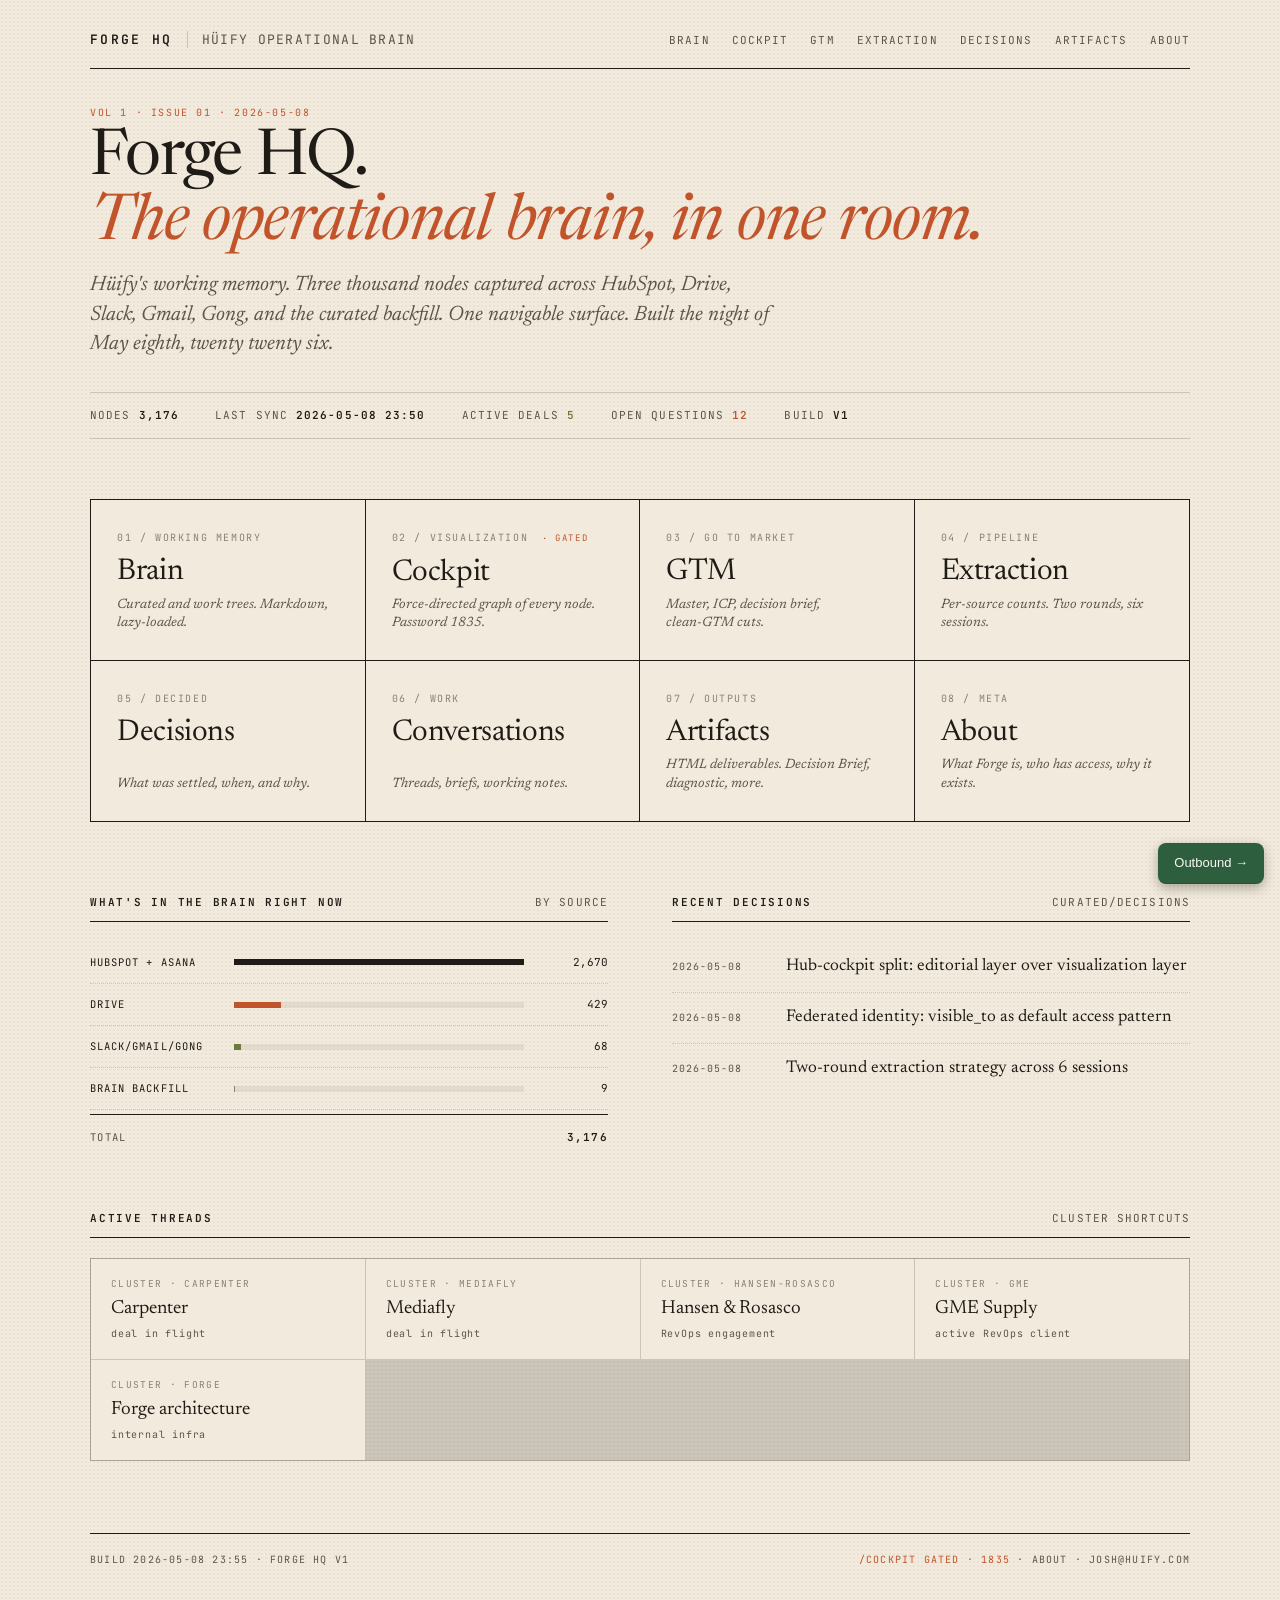
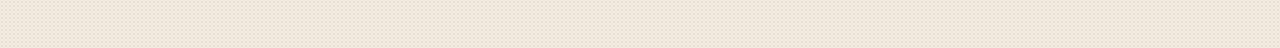
<file: index.html>
<!doctype html>
<html lang="en">
<head>
<meta charset="utf-8">
<title>Forge HQ · Hüify operational brain</title>
<meta name="viewport" content="width=device-width, initial-scale=1">
<meta name="description" content="Forge HQ: the operational brain for Hüify. Brain docs, extraction state, GTM artifacts, decisions, conversations, and the cockpit graph.">
<link rel="stylesheet" href="styles.css">
</head>
<body>
<div class="wrap">

  <header class="masthead"></header>

  <div class="lede-block">
    <div class="kicker">VOL 1 · ISSUE 01 · 2026‑05‑08</div>
    <h1 class="lede">Forge HQ.<br><span class="em">The operational brain, in one room.</span></h1>
    <p class="deck">Hüify's working memory. Three thousand nodes captured across HubSpot, Drive, Slack, Gmail, Gong, and the curated backfill. One navigable surface. Built the night of May eighth, twenty twenty six.</p>
  </div>

  <div class="statbar" id="statbar">
    <div class="stat"><span>NODES</span><span class="num" id="stat-nodes">3,176</span></div>
    <div class="stat"><span>LAST SYNC</span><span class="num" id="stat-sync">2026‑05‑08 23:50</span></div>
    <div class="stat"><span>ACTIVE DEALS</span><span class="num ok" id="stat-deals">5</span></div>
    <div class="stat"><span>OPEN QUESTIONS</span><span class="num ru" id="stat-q">12</span></div>
    <div class="stat"><span>BUILD</span><span class="num">v1</span></div>
  </div>

  <nav class="cardgrid">
    <a href="brain/">
      <div>
        <div class="label">01 / WORKING MEMORY</div>
        <div class="name">Brain</div>
      </div>
      <div class="desc">Curated and work trees. Markdown, lazy‑loaded.</div>
    </a>
    <a href="cockpit/">
      <div>
        <div class="label">02 / VISUALIZATION <span class="gated"></span></div>
        <div class="name">Cockpit</div>
      </div>
      <div class="desc">Force‑directed graph of every node. Password 1835.</div>
    </a>
    <a href="gtm/">
      <div>
        <div class="label">03 / GO TO MARKET</div>
        <div class="name">GTM</div>
      </div>
      <div class="desc">Master, ICP, decision brief, clean‑GTM cuts.</div>
    </a>
    <a href="extraction/">
      <div>
        <div class="label">04 / PIPELINE</div>
        <div class="name">Extraction</div>
      </div>
      <div class="desc">Per‑source counts. Two rounds, six sessions.</div>
    </a>

    <a href="decisions/">
      <div>
        <div class="label">05 / DECIDED</div>
        <div class="name">Decisions</div>
      </div>
      <div class="desc">What was settled, when, and why.</div>
    </a>
    <a href="conversations/">
      <div>
        <div class="label">06 / WORK</div>
        <div class="name">Conversations</div>
      </div>
      <div class="desc">Threads, briefs, working notes.</div>
    </a>
    <a href="artifacts/">
      <div>
        <div class="label">07 / OUTPUTS</div>
        <div class="name">Artifacts</div>
      </div>
      <div class="desc">HTML deliverables. Decision Brief, diagnostic, more.</div>
    </a>
    <a href="about/">
      <div>
        <div class="label">08 / META</div>
        <div class="name">About</div>
      </div>
      <div class="desc">What Forge is, who has access, why it exists.</div>
    </a>
  </nav>

  <section class="split">
    <div>
      <h2 class="section">What's in the brain right now <span class="meta">by source</span></h2>
      <div class="bars" id="bars"></div>
    </div>
    <div>
      <h2 class="section">Recent decisions <span class="meta">curated/decisions</span></h2>
      <ul class="entries" id="recent-decisions"></ul>
    </div>
  </section>

  <h2 class="section">Active threads <span class="meta">cluster shortcuts</span></h2>
  <div class="threads" id="threads"></div>

  <footer class="foot"></footer>
</div>

<script src="hub.js"></script>
<script>
(async () => {
  FORGE_HUB.renderMasthead('home');
  const state = await FORGE_HUB.loadState();

  // Stats
  document.getElementById('stat-nodes').textContent = state.total_nodes.toLocaleString();
  document.getElementById('stat-sync').textContent = (state.last_sync || '').replace('T', ' ').slice(0, 16);
  document.getElementById('stat-deals').textContent = state.deals_active;
  document.getElementById('stat-q').textContent = state.open_enrichment_questions;

  // Bars
  FORGE_HUB.renderBars(document.getElementById('bars'), state.sources, state.total_nodes);

  // Recent decisions
  const ul = document.getElementById('recent-decisions');
  ul.innerHTML = state.recent_decisions.map(d => `
    <li>
      <span class="date">${d.date}</span>
      <span class="title"><a href="brain/?doc=${encodeURIComponent(d.doc)}">${d.title}</a></span>
    </li>
  `).join('');

  // Threads
  const t = document.getElementById('threads');
  t.innerHTML = state.active_threads.map(th => `
    <a href="brain/?cluster=${encodeURIComponent(th.cluster)}">
      <div class="label">CLUSTER · ${th.cluster.toUpperCase()}</div>
      <div class="name">${th.name}</div>
      <div class="meta">${th.ctx}</div>
    </a>
  `).join('');

  FORGE_HUB.renderFooter();
})();
</script>
<div style="position:fixed; bottom:16px; right:16px; z-index:99;"><a href="outbound/" style="display:inline-block; padding:10px 16px; background:#2D5E3E; color:#FAF8F3; border-radius:8px; text-decoration:none; font-size:13px; font-family:-apple-system,BlinkMacSystemFont,sans-serif; box-shadow:0 4px 12px rgba(0,0,0,0.3);">Outbound →</a></div></body>
</html>
</file>
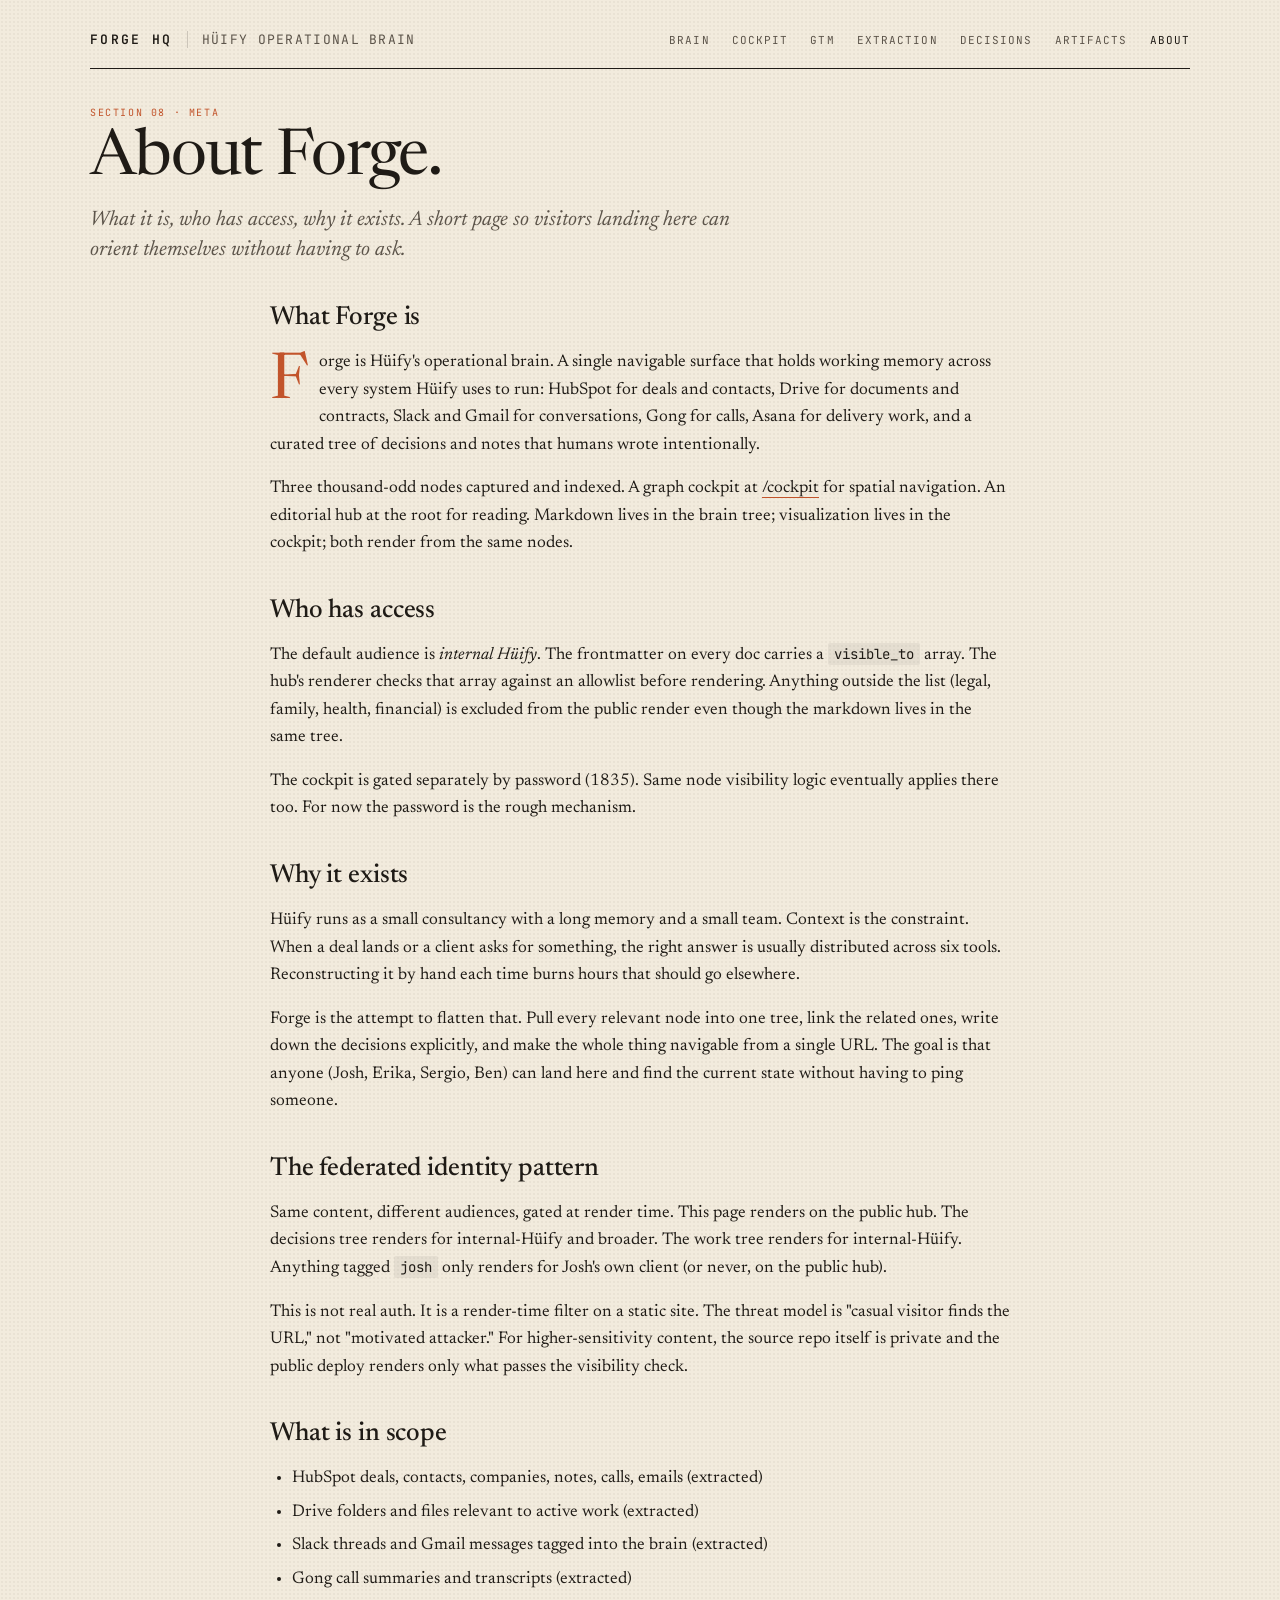
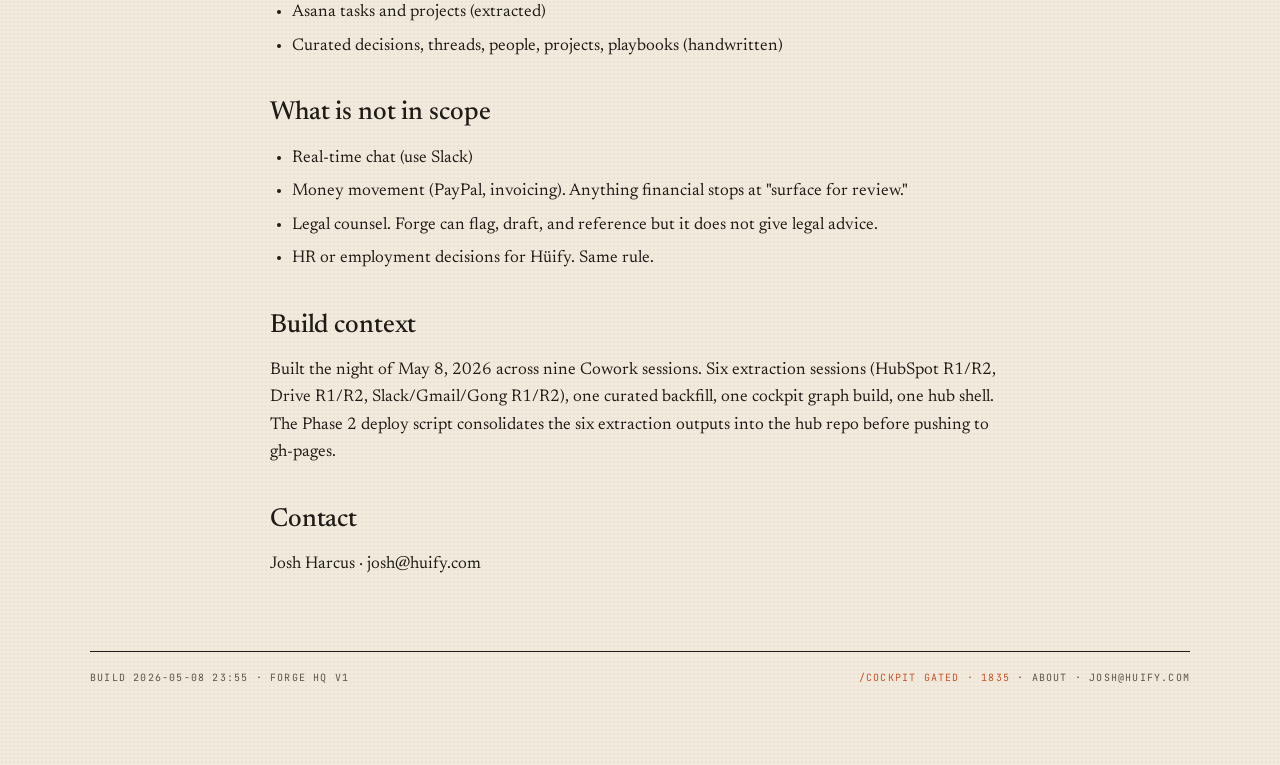
<file: about/index.html>
<!doctype html>
<html lang="en">
<head>
<meta charset="utf-8">
<title>About · Forge HQ</title>
<meta name="viewport" content="width=device-width, initial-scale=1">
<link rel="stylesheet" href="../styles.css">
</head>
<body>
<div class="wrap">

  <header class="masthead"></header>

  <div class="lede-block">
    <div class="kicker">SECTION 08 · META</div>
    <h1 class="lede">About Forge.</h1>
    <p class="deck">What it is, who has access, why it exists. A short page so visitors landing here can orient themselves without having to ask.</p>
  </div>

  <article class="prose dropcap">
    <h2>What Forge is</h2>
    <p>Forge is Hüify's operational brain. A single navigable surface that holds working memory across every system Hüify uses to run: HubSpot for deals and contacts, Drive for documents and contracts, Slack and Gmail for conversations, Gong for calls, Asana for delivery work, and a curated tree of decisions and notes that humans wrote intentionally.</p>
    <p>Three thousand-odd nodes captured and indexed. A graph cockpit at <a href="../cockpit/">/cockpit</a> for spatial navigation. An editorial hub at the root for reading. Markdown lives in the brain tree; visualization lives in the cockpit; both render from the same nodes.</p>

    <h2>Who has access</h2>
    <p>The default audience is <em>internal Hüify</em>. The frontmatter on every doc carries a <code>visible_to</code> array. The hub's renderer checks that array against an allowlist before rendering. Anything outside the list (legal, family, health, financial) is excluded from the public render even though the markdown lives in the same tree.</p>
    <p>The cockpit is gated separately by password (1835). Same node visibility logic eventually applies there too. For now the password is the rough mechanism.</p>

    <h2>Why it exists</h2>
    <p>Hüify runs as a small consultancy with a long memory and a small team. Context is the constraint. When a deal lands or a client asks for something, the right answer is usually distributed across six tools. Reconstructing it by hand each time burns hours that should go elsewhere.</p>
    <p>Forge is the attempt to flatten that. Pull every relevant node into one tree, link the related ones, write down the decisions explicitly, and make the whole thing navigable from a single URL. The goal is that anyone (Josh, Erika, Sergio, Ben) can land here and find the current state without having to ping someone.</p>

    <h2>The federated identity pattern</h2>
    <p>Same content, different audiences, gated at render time. This page renders on the public hub. The decisions tree renders for internal-Hüify and broader. The work tree renders for internal-Hüify. Anything tagged <code>josh</code> only renders for Josh's own client (or never, on the public hub).</p>
    <p>This is not real auth. It is a render-time filter on a static site. The threat model is "casual visitor finds the URL," not "motivated attacker." For higher-sensitivity content, the source repo itself is private and the public deploy renders only what passes the visibility check.</p>

    <h2>What is in scope</h2>
    <ul>
      <li>HubSpot deals, contacts, companies, notes, calls, emails (extracted)</li>
      <li>Drive folders and files relevant to active work (extracted)</li>
      <li>Slack threads and Gmail messages tagged into the brain (extracted)</li>
      <li>Gong call summaries and transcripts (extracted)</li>
      <li>Asana tasks and projects (extracted)</li>
      <li>Curated decisions, threads, people, projects, playbooks (handwritten)</li>
    </ul>

    <h2>What is not in scope</h2>
    <ul>
      <li>Real-time chat (use Slack)</li>
      <li>Money movement (PayPal, invoicing). Anything financial stops at "surface for review."</li>
      <li>Legal counsel. Forge can flag, draft, and reference but it does not give legal advice.</li>
      <li>HR or employment decisions for Hüify. Same rule.</li>
    </ul>

    <h2>Build context</h2>
    <p>Built the night of May 8, 2026 across nine Cowork sessions. Six extraction sessions (HubSpot R1/R2, Drive R1/R2, Slack/Gmail/Gong R1/R2), one curated backfill, one cockpit graph build, one hub shell. The Phase 2 deploy script consolidates the six extraction outputs into the hub repo before pushing to gh-pages.</p>

    <h2>Contact</h2>
    <p>Josh Harcus · josh@huify.com</p>
  </article>

  <footer class="foot"></footer>
</div>

<script src="../hub.js"></script>
<script>
FORGE_HUB.renderMasthead('about');
FORGE_HUB.loadState().then(FORGE_HUB.renderFooter);
</script>
</body>
</html>
</file>
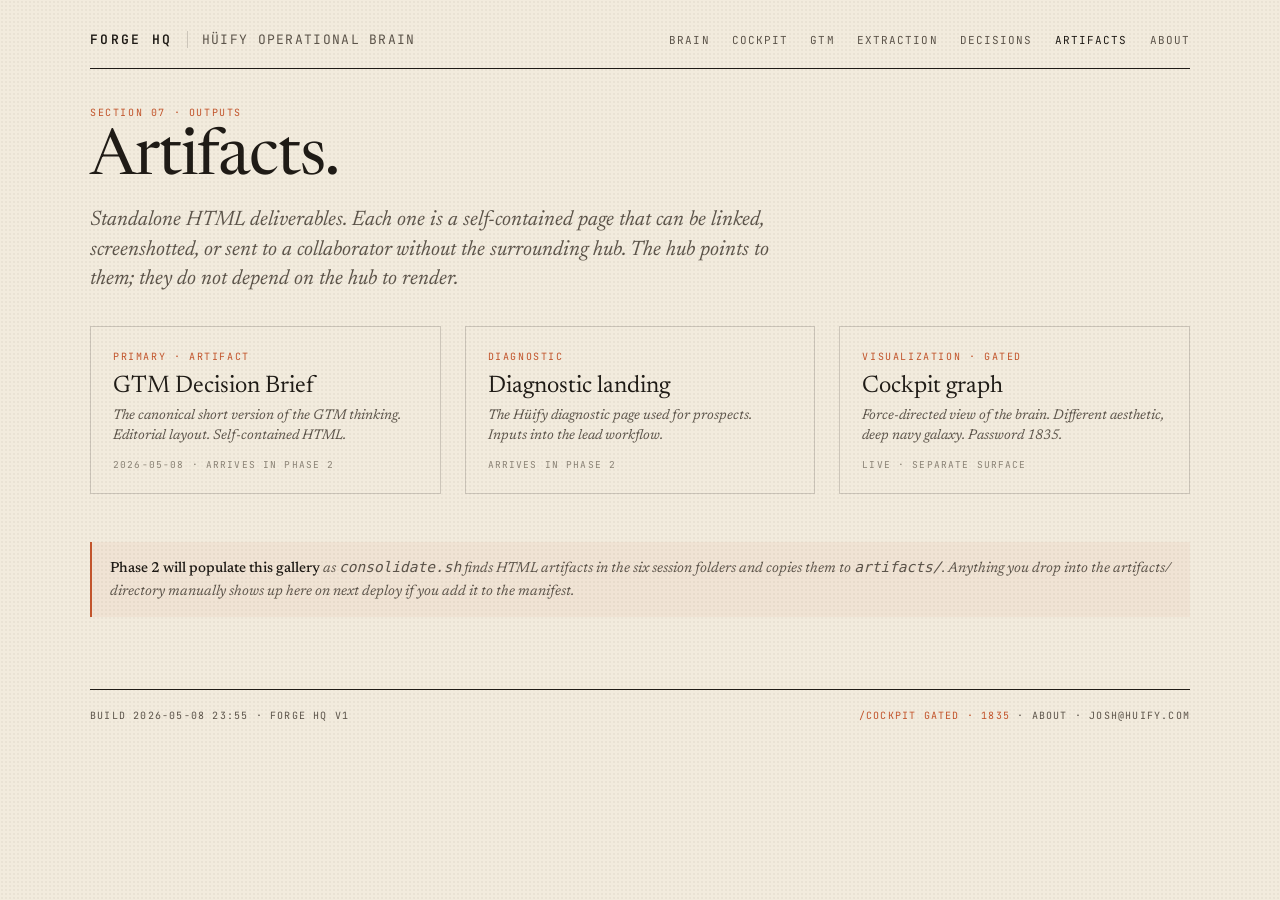
<file: artifacts/index.html>
<!doctype html>
<html lang="en">
<head>
<meta charset="utf-8">
<title>Artifacts · Forge HQ</title>
<meta name="viewport" content="width=device-width, initial-scale=1">
<link rel="stylesheet" href="../styles.css">
</head>
<body>
<div class="wrap">

  <header class="masthead"></header>

  <div class="lede-block">
    <div class="kicker">SECTION 07 · OUTPUTS</div>
    <h1 class="lede">Artifacts.</h1>
    <p class="deck">Standalone HTML deliverables. Each one is a self-contained page that can be linked, screenshotted, or sent to a collaborator without the surrounding hub. The hub points to them; they do not depend on the hub to render.</p>
  </div>

  <div class="gallery" id="gallery">
    <a class="item" href="gtm-decision-brief.html">
      <div class="kicker">PRIMARY · ARTIFACT</div>
      <div class="title">GTM Decision Brief</div>
      <div class="desc">The canonical short version of the GTM thinking. Editorial layout. Self-contained HTML.</div>
      <div class="meta">2026-05-08 · arrives in Phase 2</div>
    </a>
    <a class="item" href="diagnostic.html">
      <div class="kicker">DIAGNOSTIC</div>
      <div class="title">Diagnostic landing</div>
      <div class="desc">The Hüify diagnostic page used for prospects. Inputs into the lead workflow.</div>
      <div class="meta">arrives in Phase 2</div>
    </a>
    <a class="item" href="../cockpit/">
      <div class="kicker">VISUALIZATION · GATED</div>
      <div class="title">Cockpit graph</div>
      <div class="desc">Force-directed view of the brain. Different aesthetic, deep navy galaxy. Password 1835.</div>
      <div class="meta">live · separate surface</div>
    </a>
  </div>

  <div class="notice" style="margin-top: 48px;">
    <strong>Phase 2 will populate this gallery</strong> as <code>consolidate.sh</code> finds HTML artifacts in the six session folders and copies them to <code>artifacts/</code>. Anything you drop into the artifacts/ directory manually shows up here on next deploy if you add it to the manifest.
  </div>

  <footer class="foot"></footer>
</div>

<script src="../hub.js"></script>
<script>
FORGE_HUB.renderMasthead('artifacts');
FORGE_HUB.loadState().then(FORGE_HUB.renderFooter);
</script>
</body>
</html>
</file>
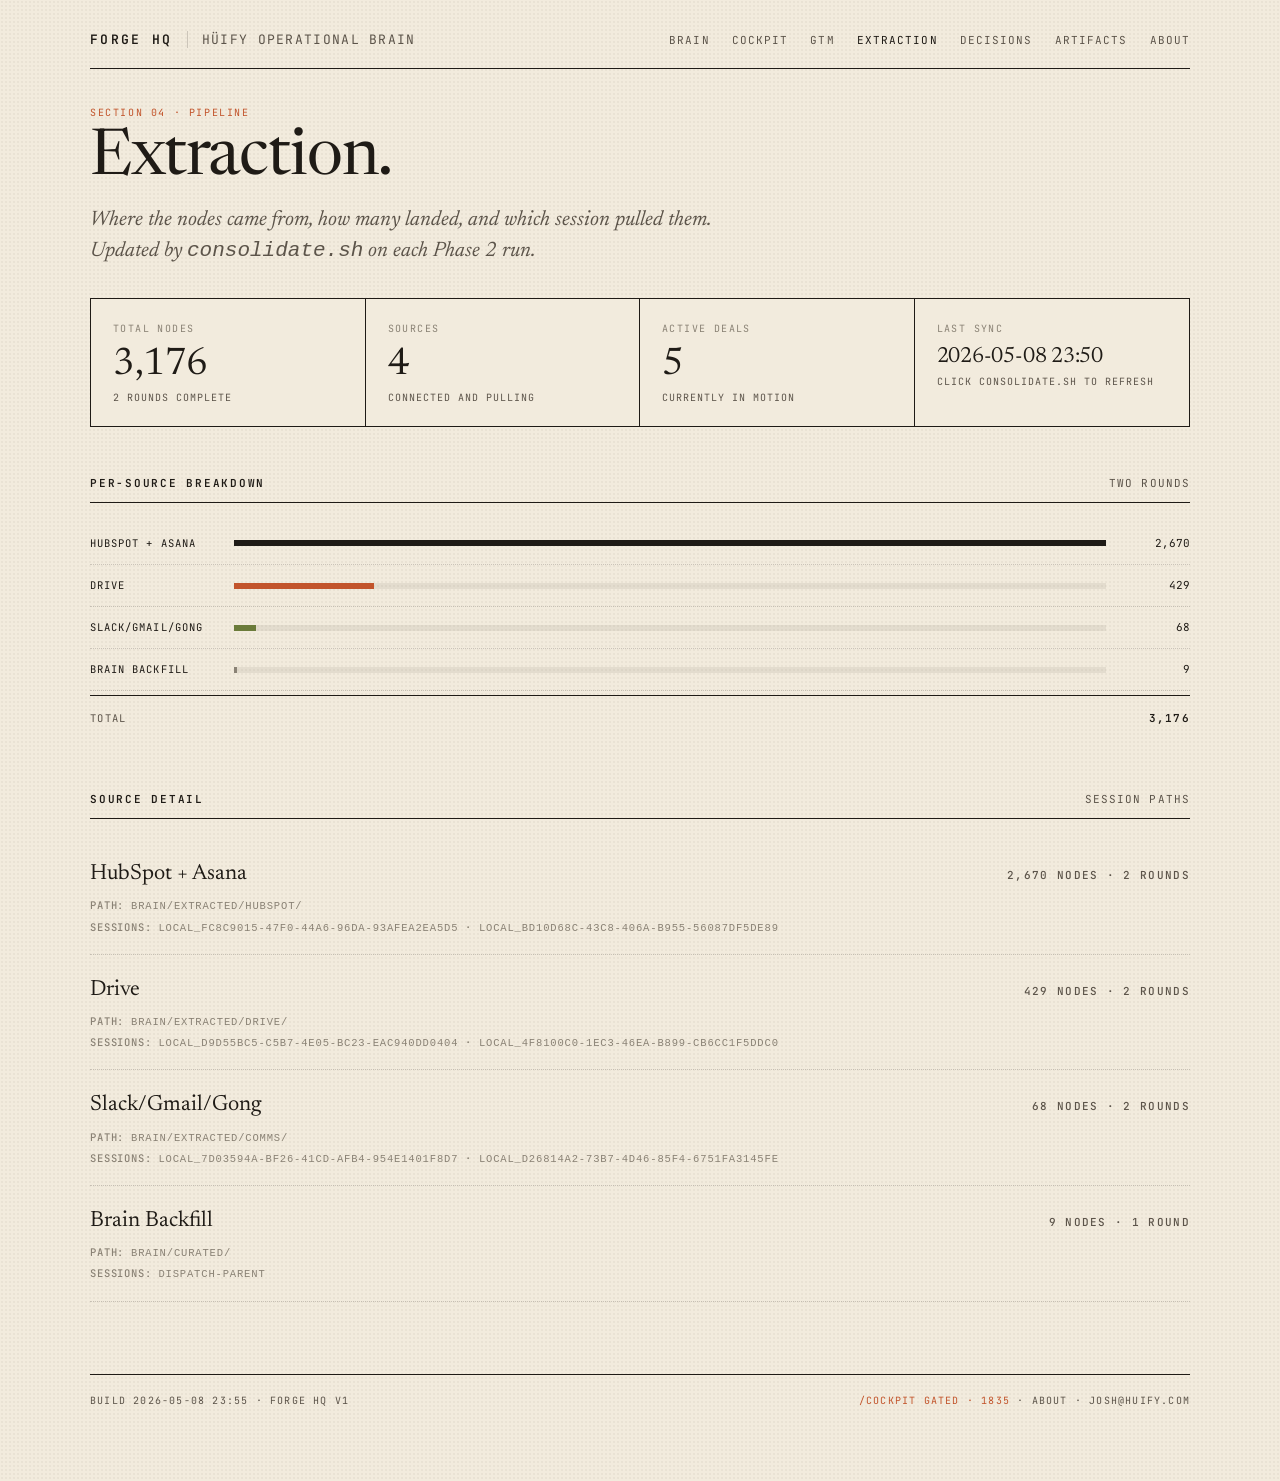
<file: extraction/index.html>
<!doctype html>
<html lang="en">
<head>
<meta charset="utf-8">
<title>Extraction · Forge HQ</title>
<meta name="viewport" content="width=device-width, initial-scale=1">
<link rel="stylesheet" href="../styles.css">
</head>
<body>
<div class="wrap">

  <header class="masthead"></header>

  <div class="lede-block">
    <div class="kicker">SECTION 04 · PIPELINE</div>
    <h1 class="lede">Extraction.</h1>
    <p class="deck">Where the nodes came from, how many landed, and which session pulled them. Updated by <code>consolidate.sh</code> on each Phase 2 run.</p>
  </div>

  <div class="status-grid" id="kpi"></div>

  <h2 class="section">Per-source breakdown <span class="meta">two rounds</span></h2>
  <div class="bars" id="bars" style="margin-bottom: 64px;"></div>

  <h2 class="section">Source detail <span class="meta">session paths</span></h2>
  <div id="src-detail"></div>

  <footer class="foot"></footer>
</div>

<script src="../hub.js"></script>
<script>
(async () => {
  FORGE_HUB.renderMasthead('extraction');
  const state = await FORGE_HUB.loadState();

  const kpi = document.getElementById('kpi');
  kpi.innerHTML = `
    <div class="card">
      <div class="label">TOTAL NODES</div>
      <div class="num">${state.total_nodes.toLocaleString()}</div>
      <div class="sub">${state.rounds_complete} rounds complete</div>
    </div>
    <div class="card">
      <div class="label">SOURCES</div>
      <div class="num">${state.sources.length}</div>
      <div class="sub">connected and pulling</div>
    </div>
    <div class="card">
      <div class="label">ACTIVE DEALS</div>
      <div class="num">${state.deals_active}</div>
      <div class="sub">currently in motion</div>
    </div>
    <div class="card">
      <div class="label">LAST SYNC</div>
      <div class="num" style="font-size:22px;">${(state.last_sync || '').slice(0, 16).replace('T', ' ')}</div>
      <div class="sub">click consolidate.sh to refresh</div>
    </div>
  `;

  FORGE_HUB.renderBars(document.getElementById('bars'), state.sources, state.total_nodes);

  // Source detail
  const sd = document.getElementById('src-detail');
  sd.innerHTML = state.sources.map(s => `
    <div style="border-bottom: 1px dotted var(--rule); padding: 18px 0;">
      <div style="display:flex; justify-content: space-between; align-items: baseline; flex-wrap: wrap; gap: 12px;">
        <div style="font-family: var(--serif); font-size: 22px;">${s.name}</div>
        <div class="mono" style="color: var(--ink-muted);">${s.count.toLocaleString()} nodes · ${s.rounds} round${s.rounds===1?'':'s'}</div>
      </div>
      <div class="mono" style="color: var(--ink-faint); margin-top: 6px; font-size: 10.5px; letter-spacing: 0.08em;">
        path: <code>${s.path}</code>
      </div>
      <div class="mono" style="color: var(--ink-faint); margin-top: 4px; font-size: 10.5px; letter-spacing: 0.08em;">
        sessions: ${s.session_paths.map(p => `<code>${p}</code>`).join(' · ')}
      </div>
    </div>
  `).join('');

  FORGE_HUB.renderFooter();
})();
</script>
</body>
</html>
</file>
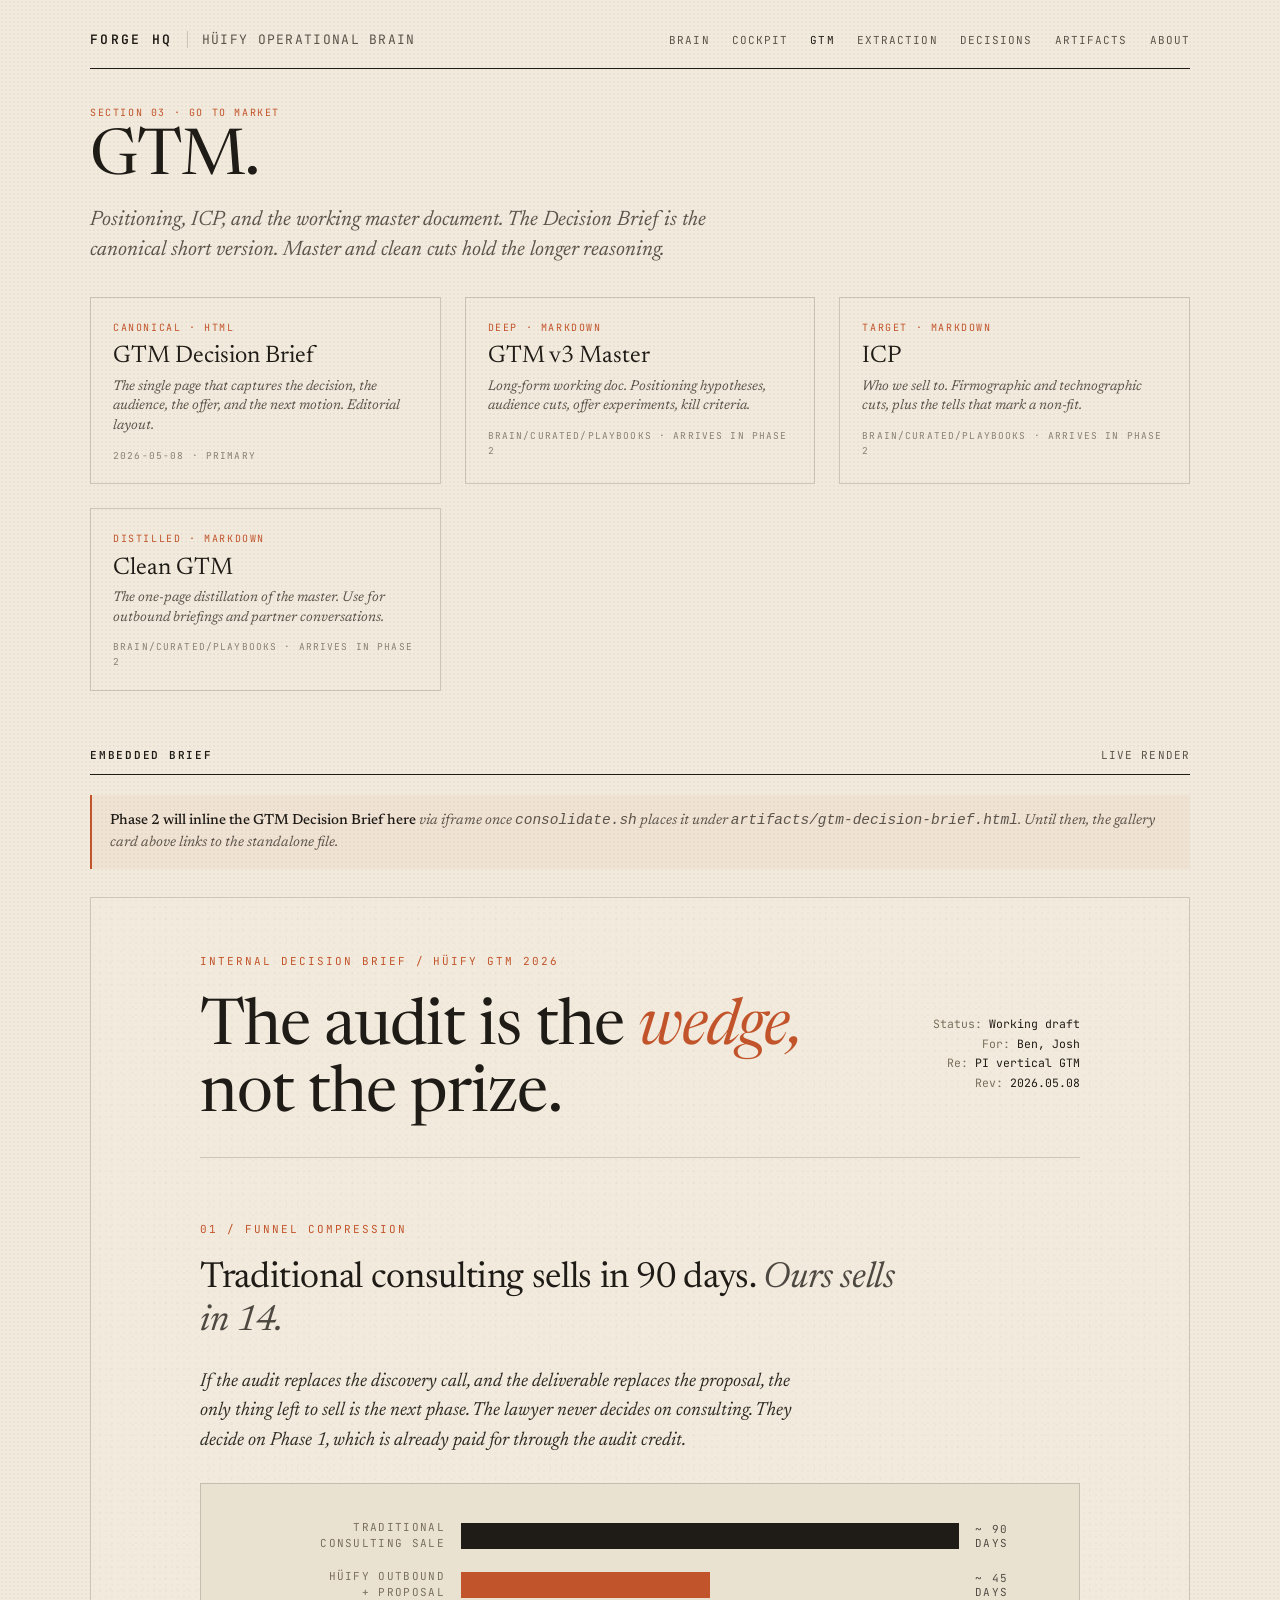
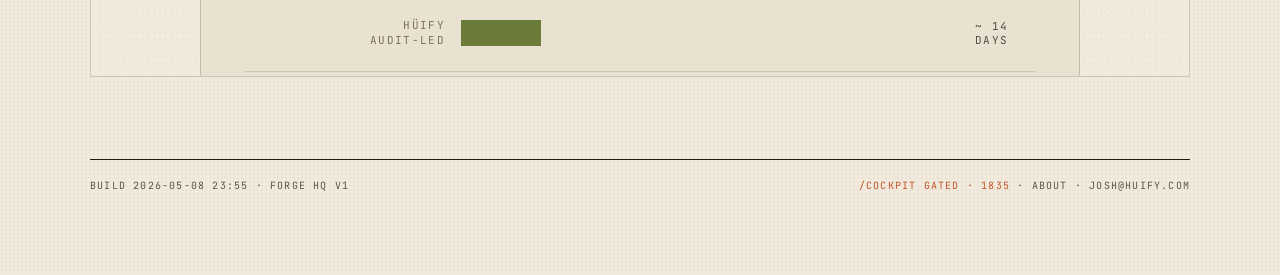
<file: gtm/index.html>
<!doctype html>
<html lang="en">
<head>
<meta charset="utf-8">
<title>GTM · Forge HQ</title>
<meta name="viewport" content="width=device-width, initial-scale=1">
<link rel="stylesheet" href="../styles.css">
</head>
<body>
<div class="wrap">

  <header class="masthead"></header>

  <div class="lede-block">
    <div class="kicker">SECTION 03 · GO TO MARKET</div>
    <h1 class="lede">GTM.</h1>
    <p class="deck">Positioning, ICP, and the working master document. The Decision Brief is the canonical short version. Master and clean cuts hold the longer reasoning.</p>
  </div>

  <div class="gallery">
    <a class="item" href="../artifacts/gtm-decision-brief.html">
      <div class="kicker">CANONICAL · HTML</div>
      <div class="title">GTM Decision Brief</div>
      <div class="desc">The single page that captures the decision, the audience, the offer, and the next motion. Editorial layout.</div>
      <div class="meta">2026-05-08 · primary</div>
    </a>
    <a class="item" href="../brain/?doc=brain/curated/playbooks/gtm-v3-master.md">
      <div class="kicker">DEEP · MARKDOWN</div>
      <div class="title">GTM v3 Master</div>
      <div class="desc">Long-form working doc. Positioning hypotheses, audience cuts, offer experiments, kill criteria.</div>
      <div class="meta">brain/curated/playbooks · arrives in Phase 2</div>
    </a>
    <a class="item" href="../brain/?doc=brain/curated/playbooks/icp.md">
      <div class="kicker">TARGET · MARKDOWN</div>
      <div class="title">ICP</div>
      <div class="desc">Who we sell to. Firmographic and technographic cuts, plus the tells that mark a non-fit.</div>
      <div class="meta">brain/curated/playbooks · arrives in Phase 2</div>
    </a>
    <a class="item" href="../brain/?doc=brain/curated/playbooks/clean-gtm.md">
      <div class="kicker">DISTILLED · MARKDOWN</div>
      <div class="title">Clean GTM</div>
      <div class="desc">The one-page distillation of the master. Use for outbound briefings and partner conversations.</div>
      <div class="meta">brain/curated/playbooks · arrives in Phase 2</div>
    </a>
  </div>

  <h2 class="section" style="margin-top: 56px;">Embedded brief <span class="meta">live render</span></h2>
  <div class="notice"><strong>Phase 2 will inline the GTM Decision Brief here</strong> via iframe once <code>consolidate.sh</code> places it under <code>artifacts/gtm-decision-brief.html</code>. Until then, the gallery card above links to the standalone file.</div>
  <iframe id="brief-frame" src="../artifacts/gtm-decision-brief.html" style="width:100%;min-height:780px;border:1px solid var(--rule, #ccc);background:#F2EBDD;"></iframe>

  <footer class="foot"></footer>
</div>

<script src="../hub.js"></script>
<script>
FORGE_HUB.renderMasthead('gtm');
FORGE_HUB.loadState().then(FORGE_HUB.renderFooter);
// If the brief isn't yet there, hide the iframe gracefully
const fr = document.getElementById('brief-frame');
fr.addEventListener('error', () => fr.style.display = 'none');
fetch(fr.src, { method: 'HEAD' }).then(r => { if (!r.ok) fr.style.display = 'none'; }).catch(() => fr.style.display = 'none');
</script>
</body>
</html>
</file>
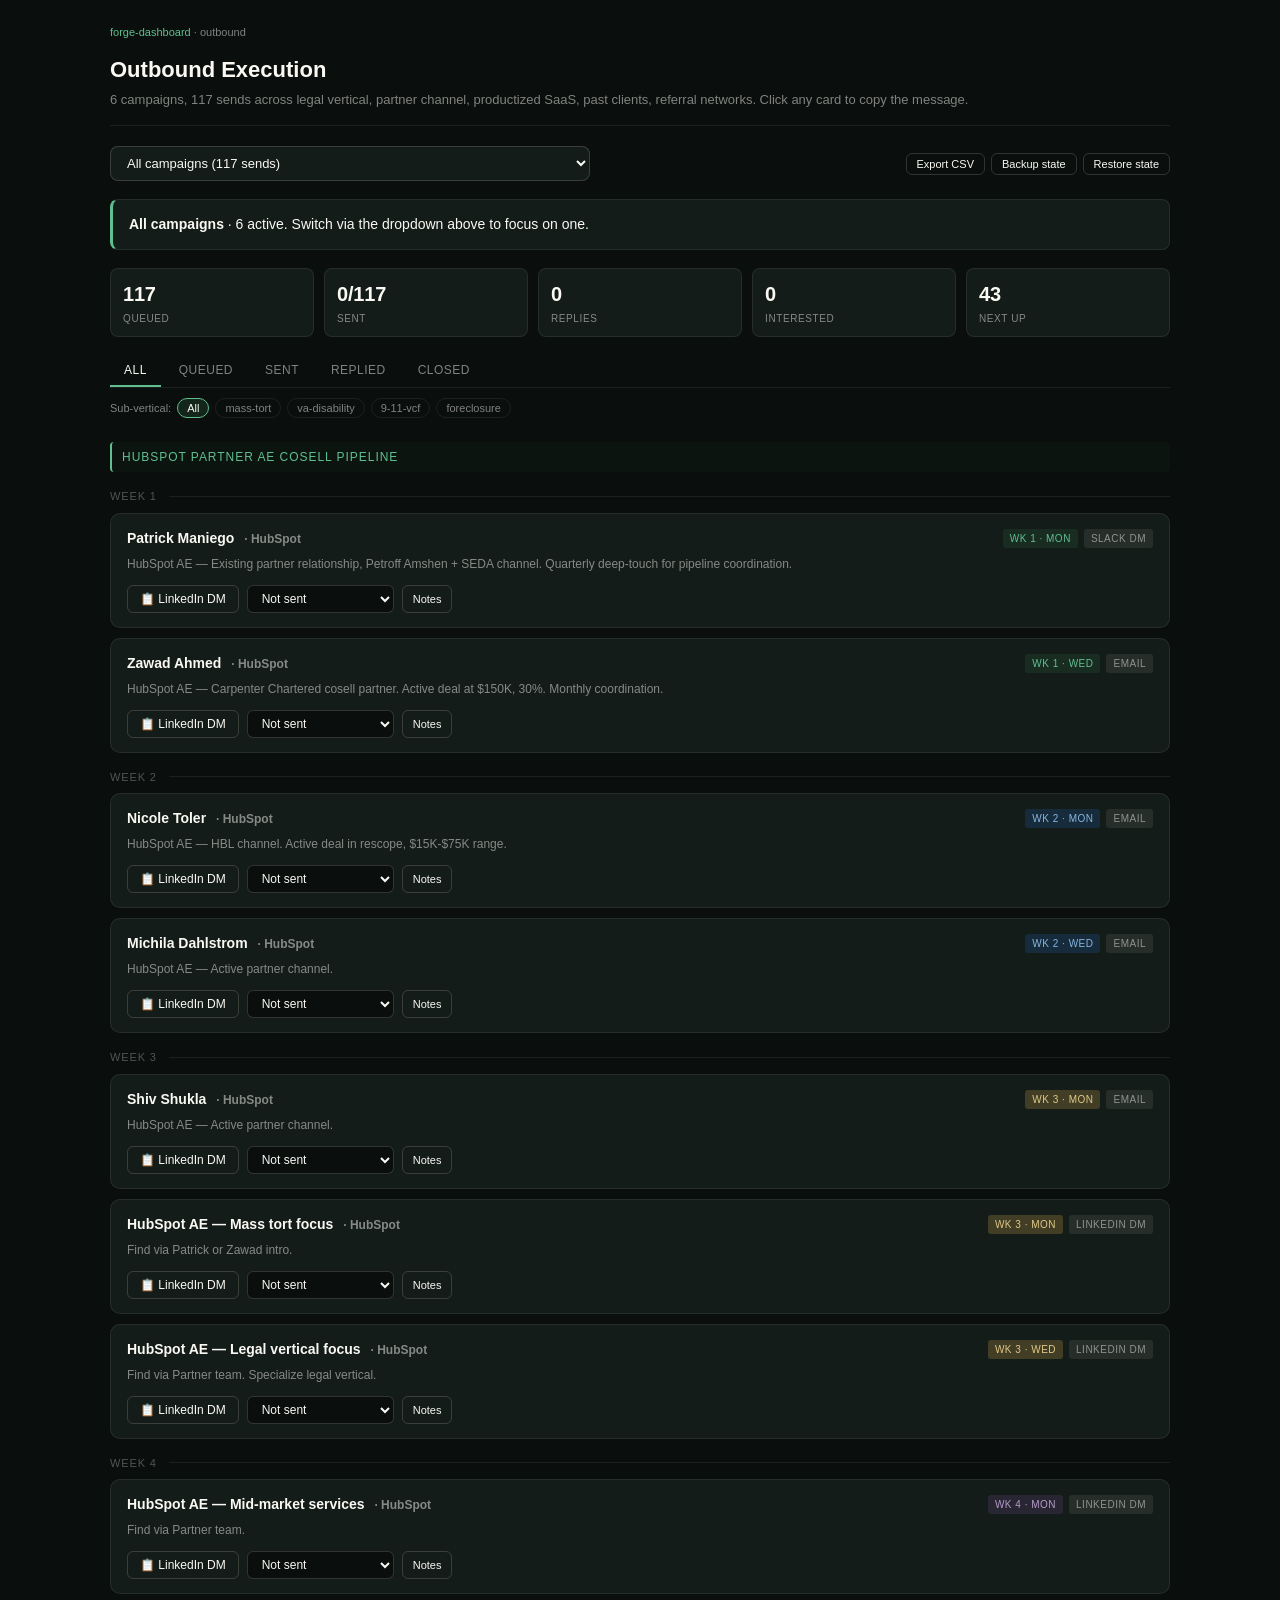
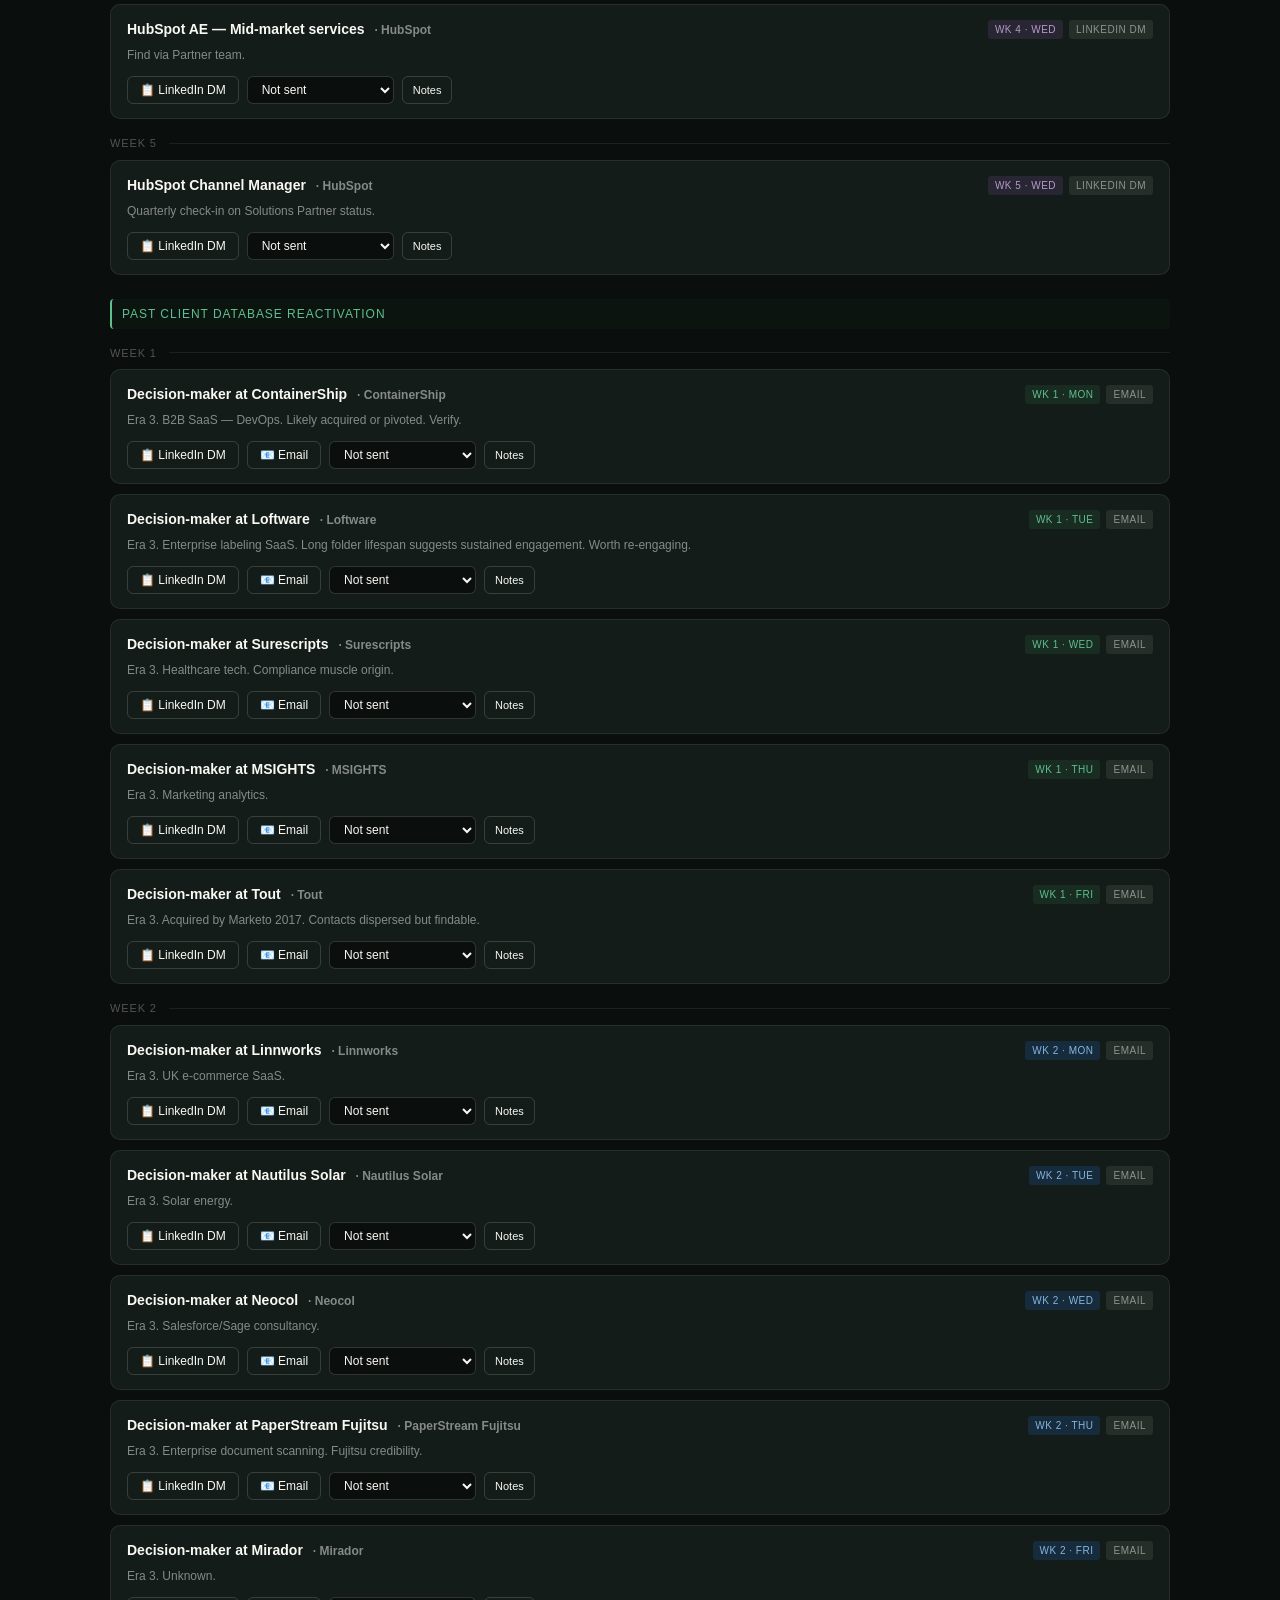
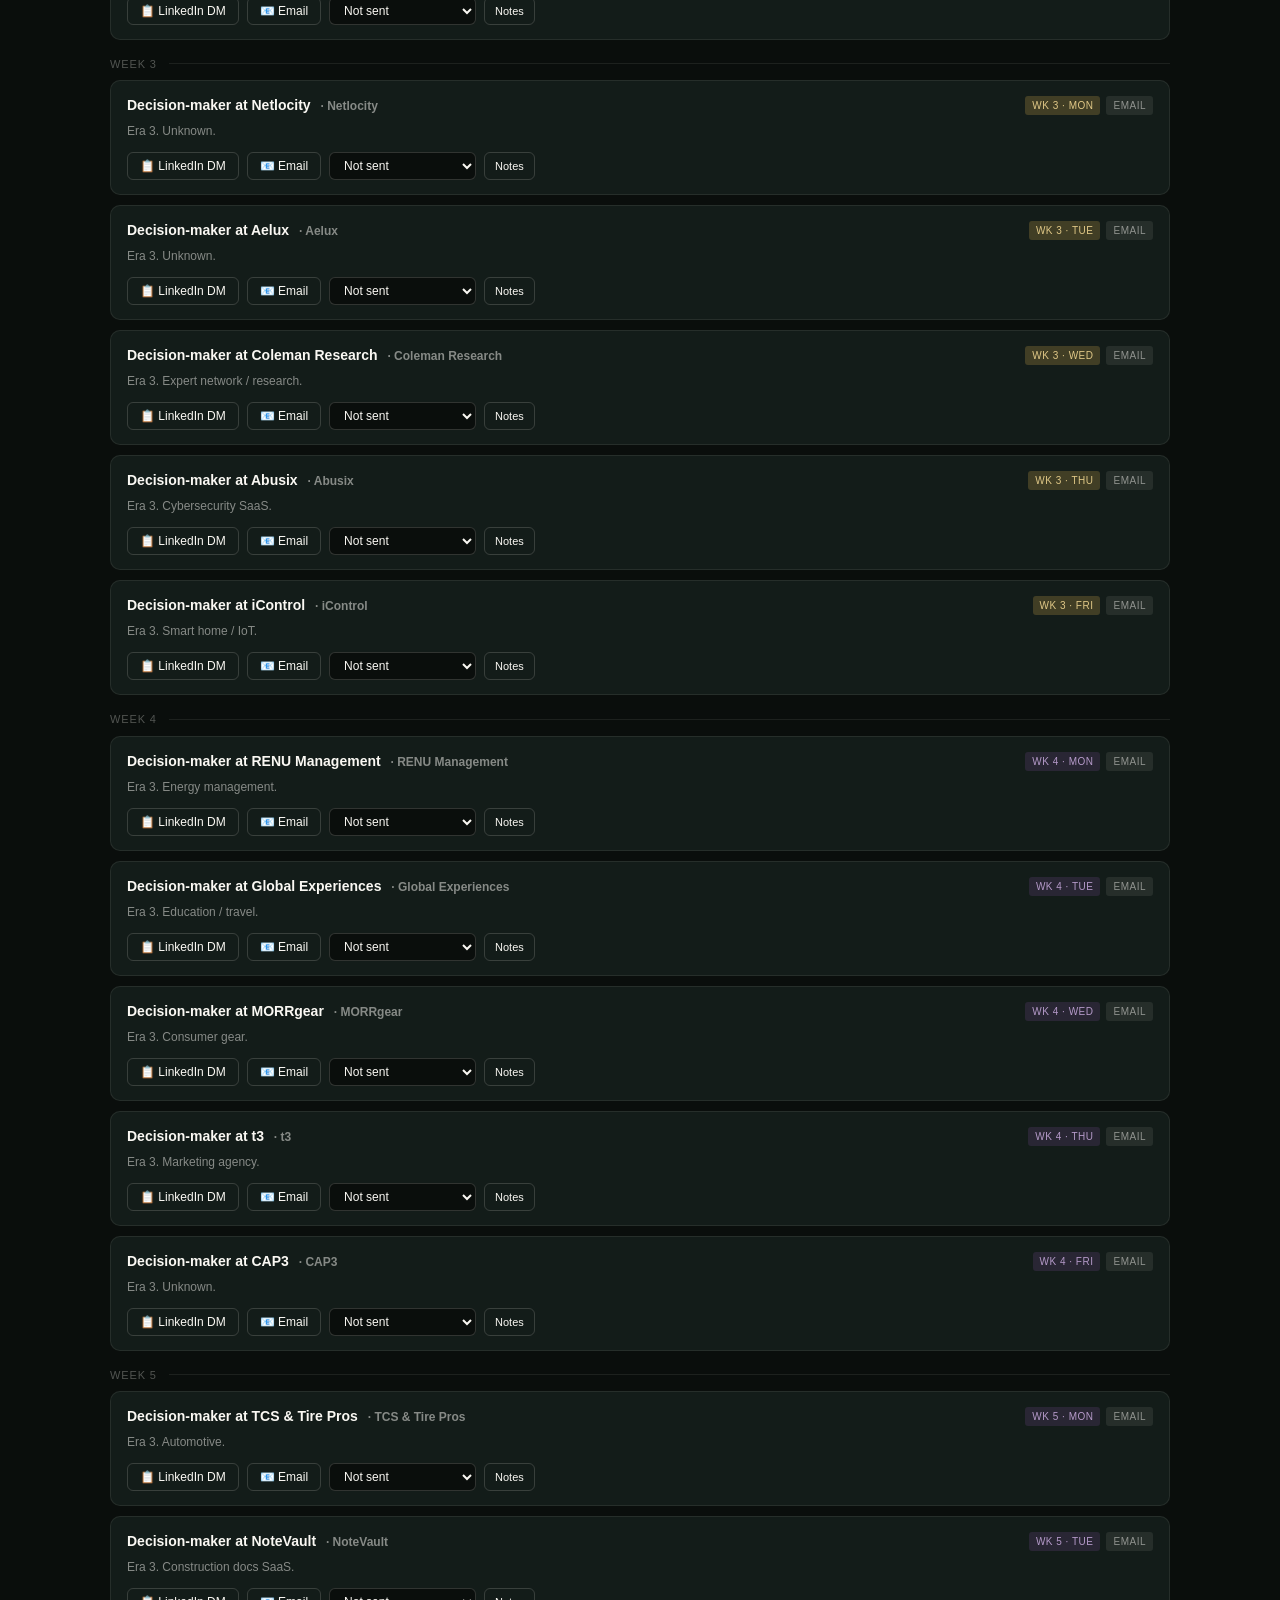
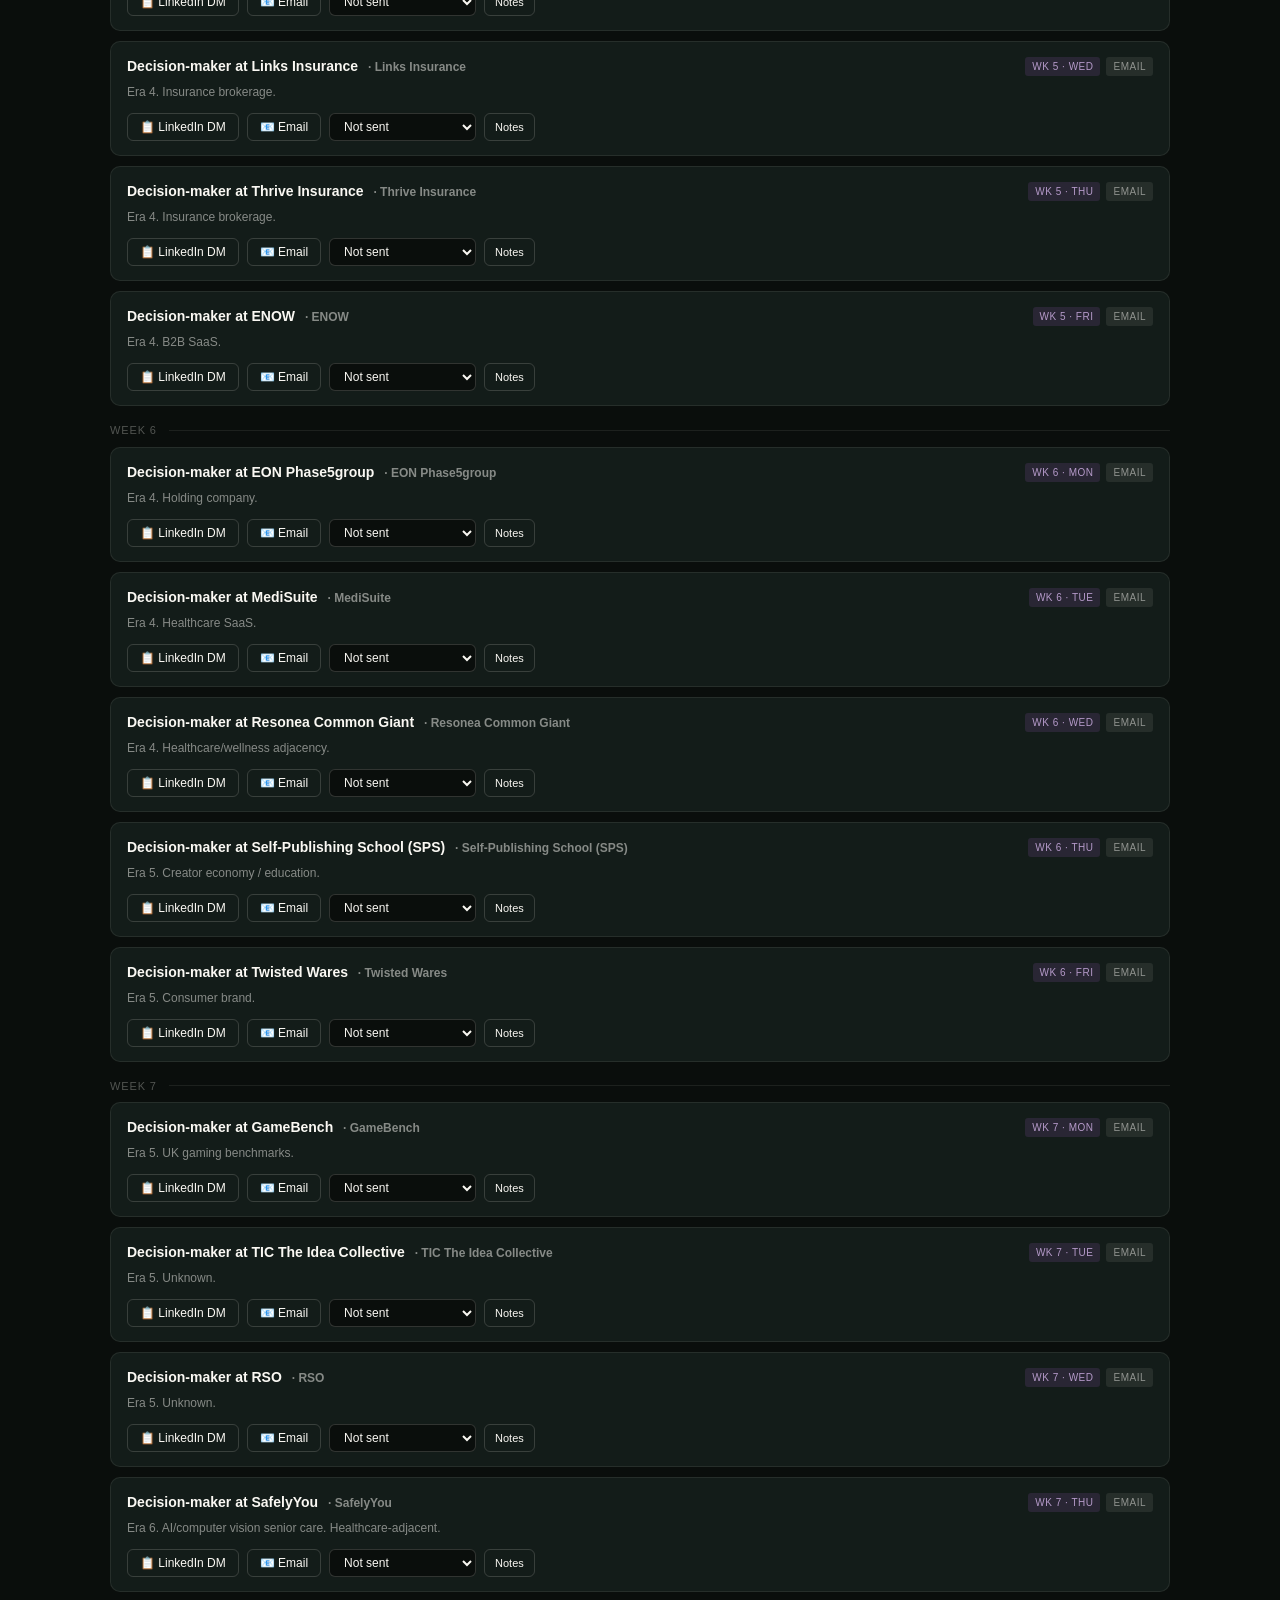
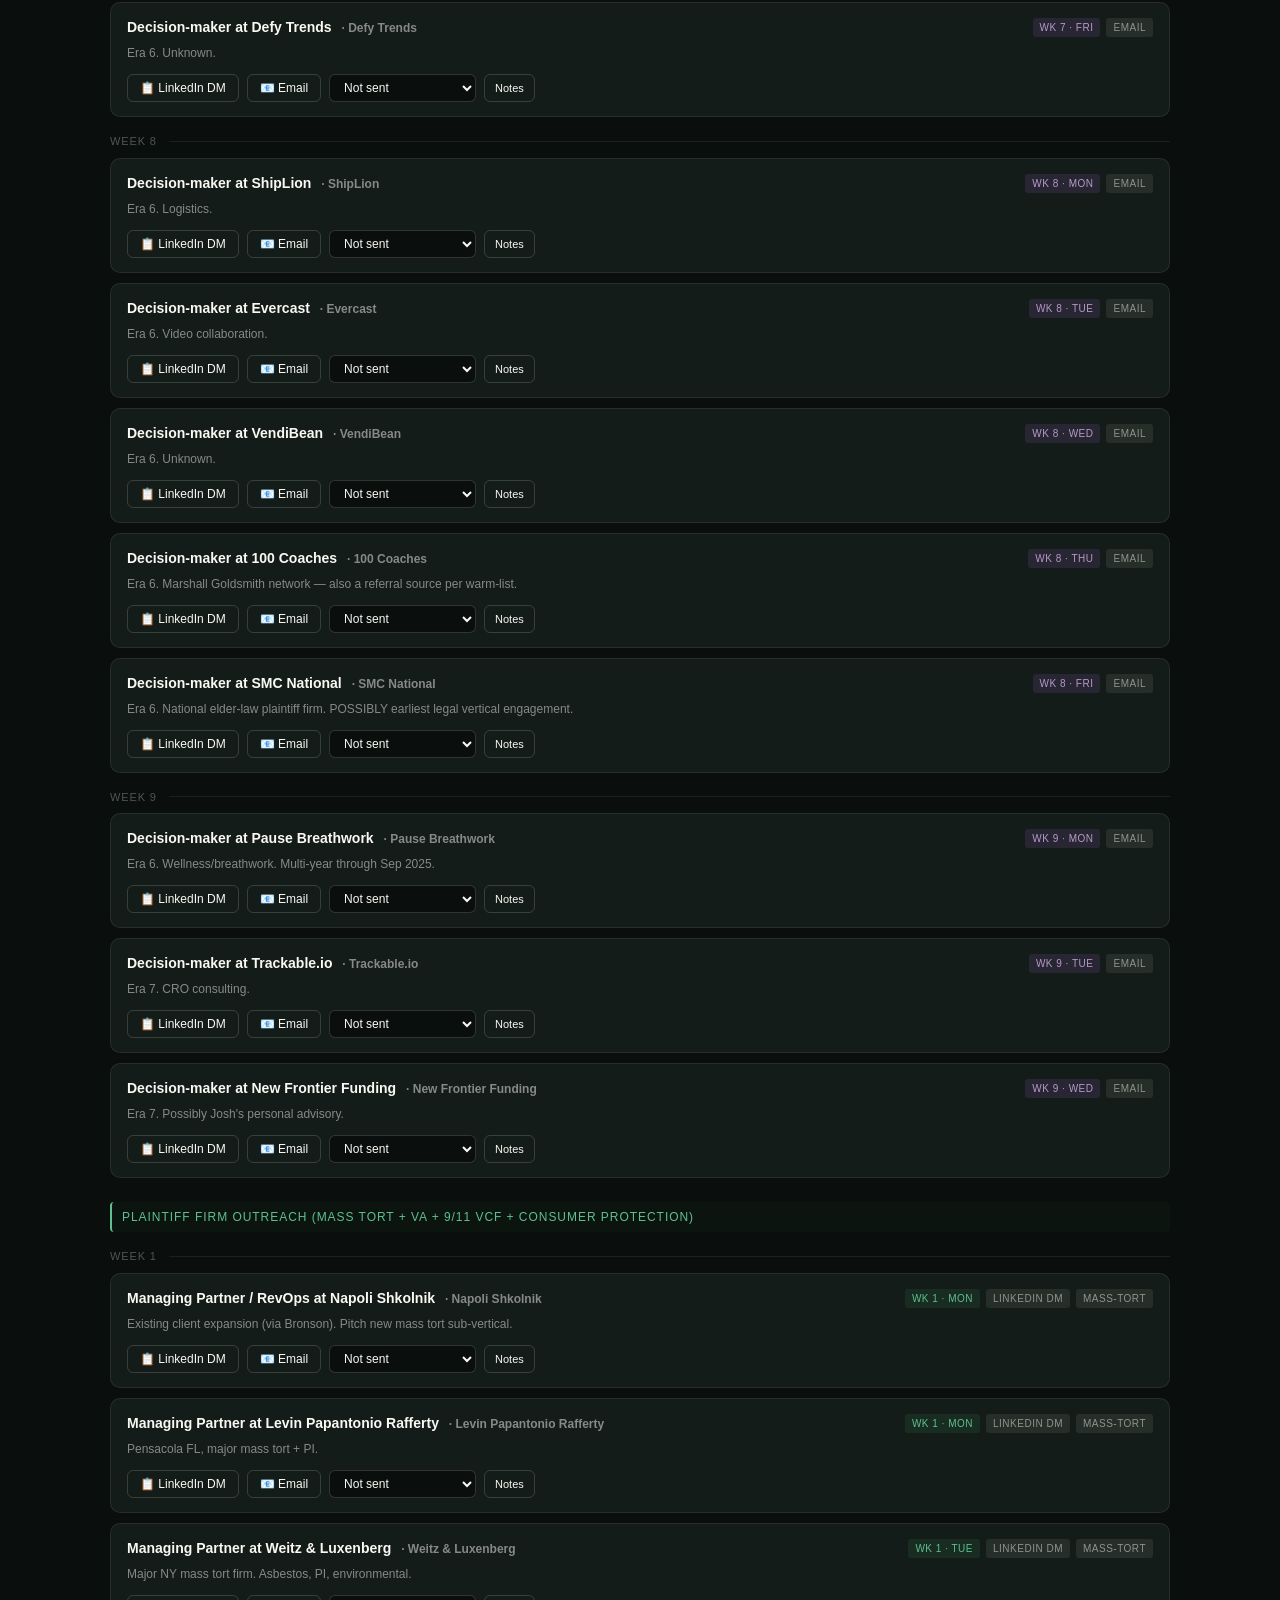
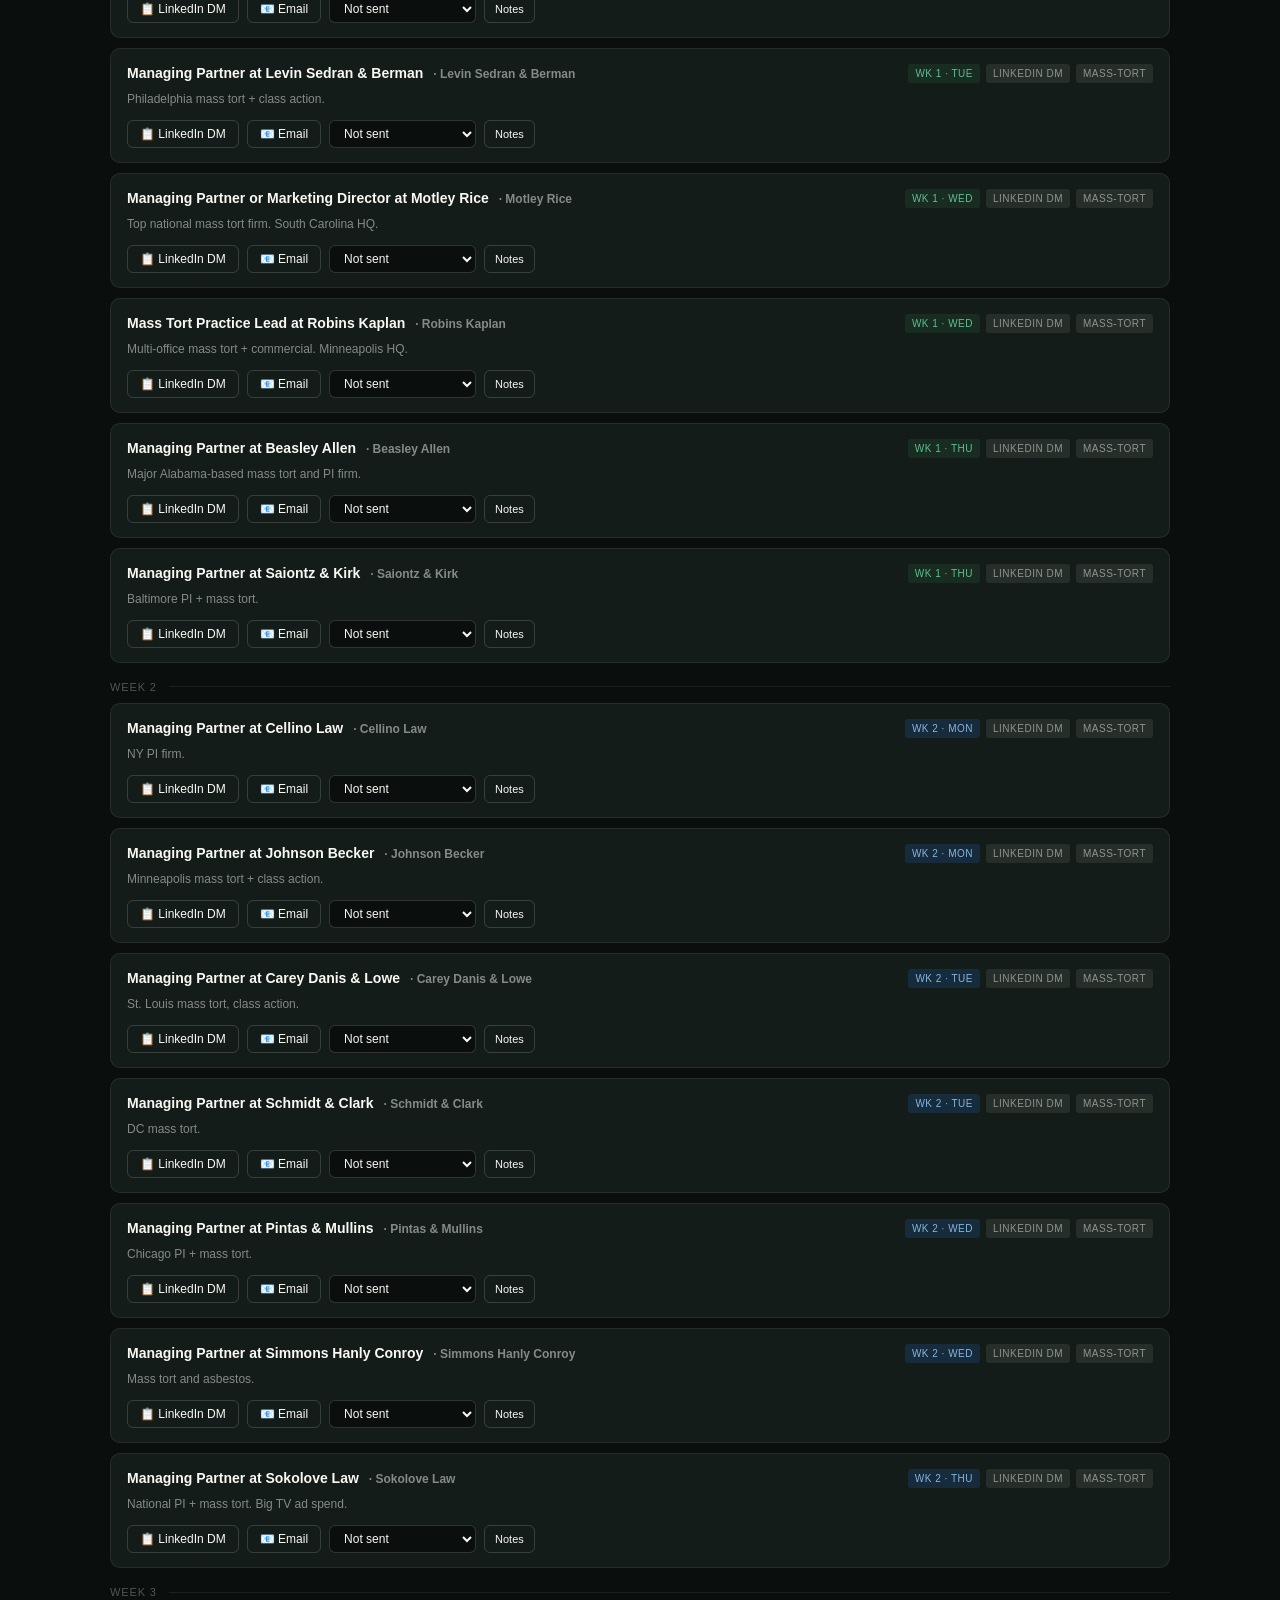
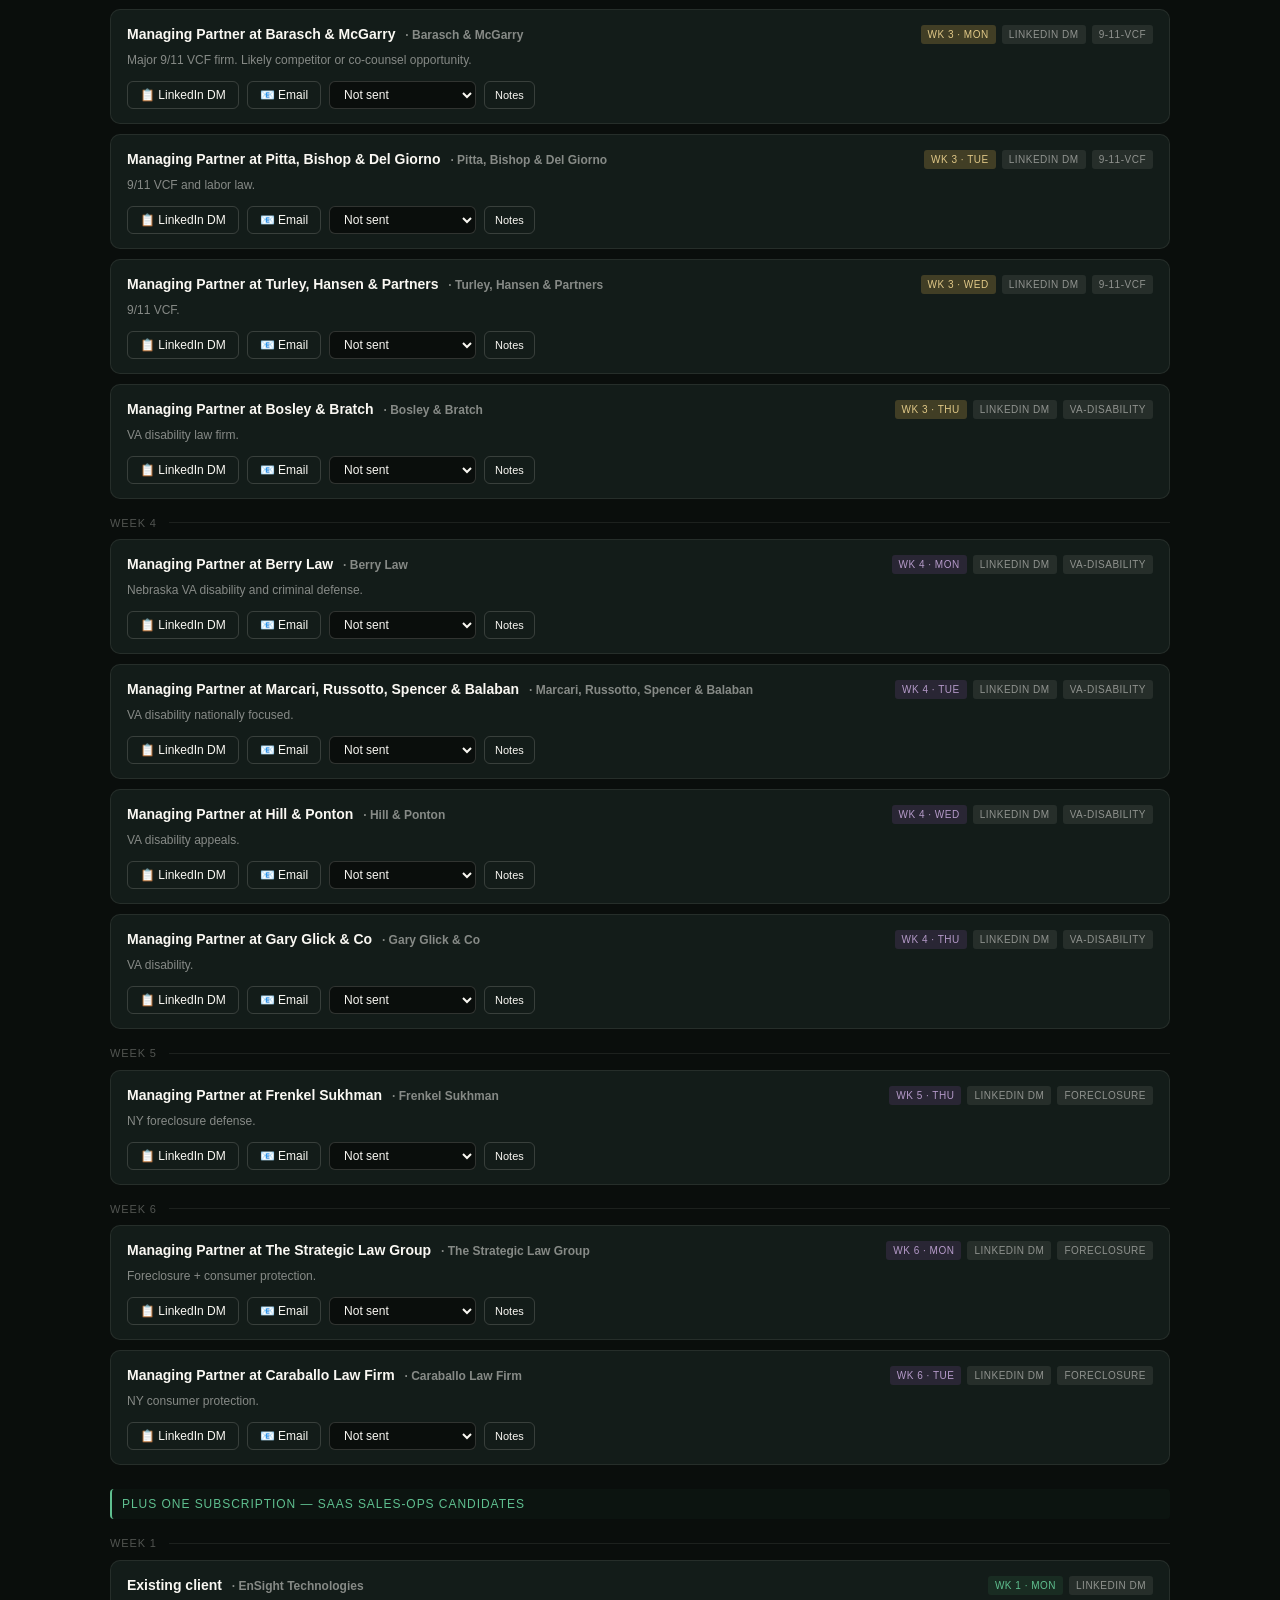
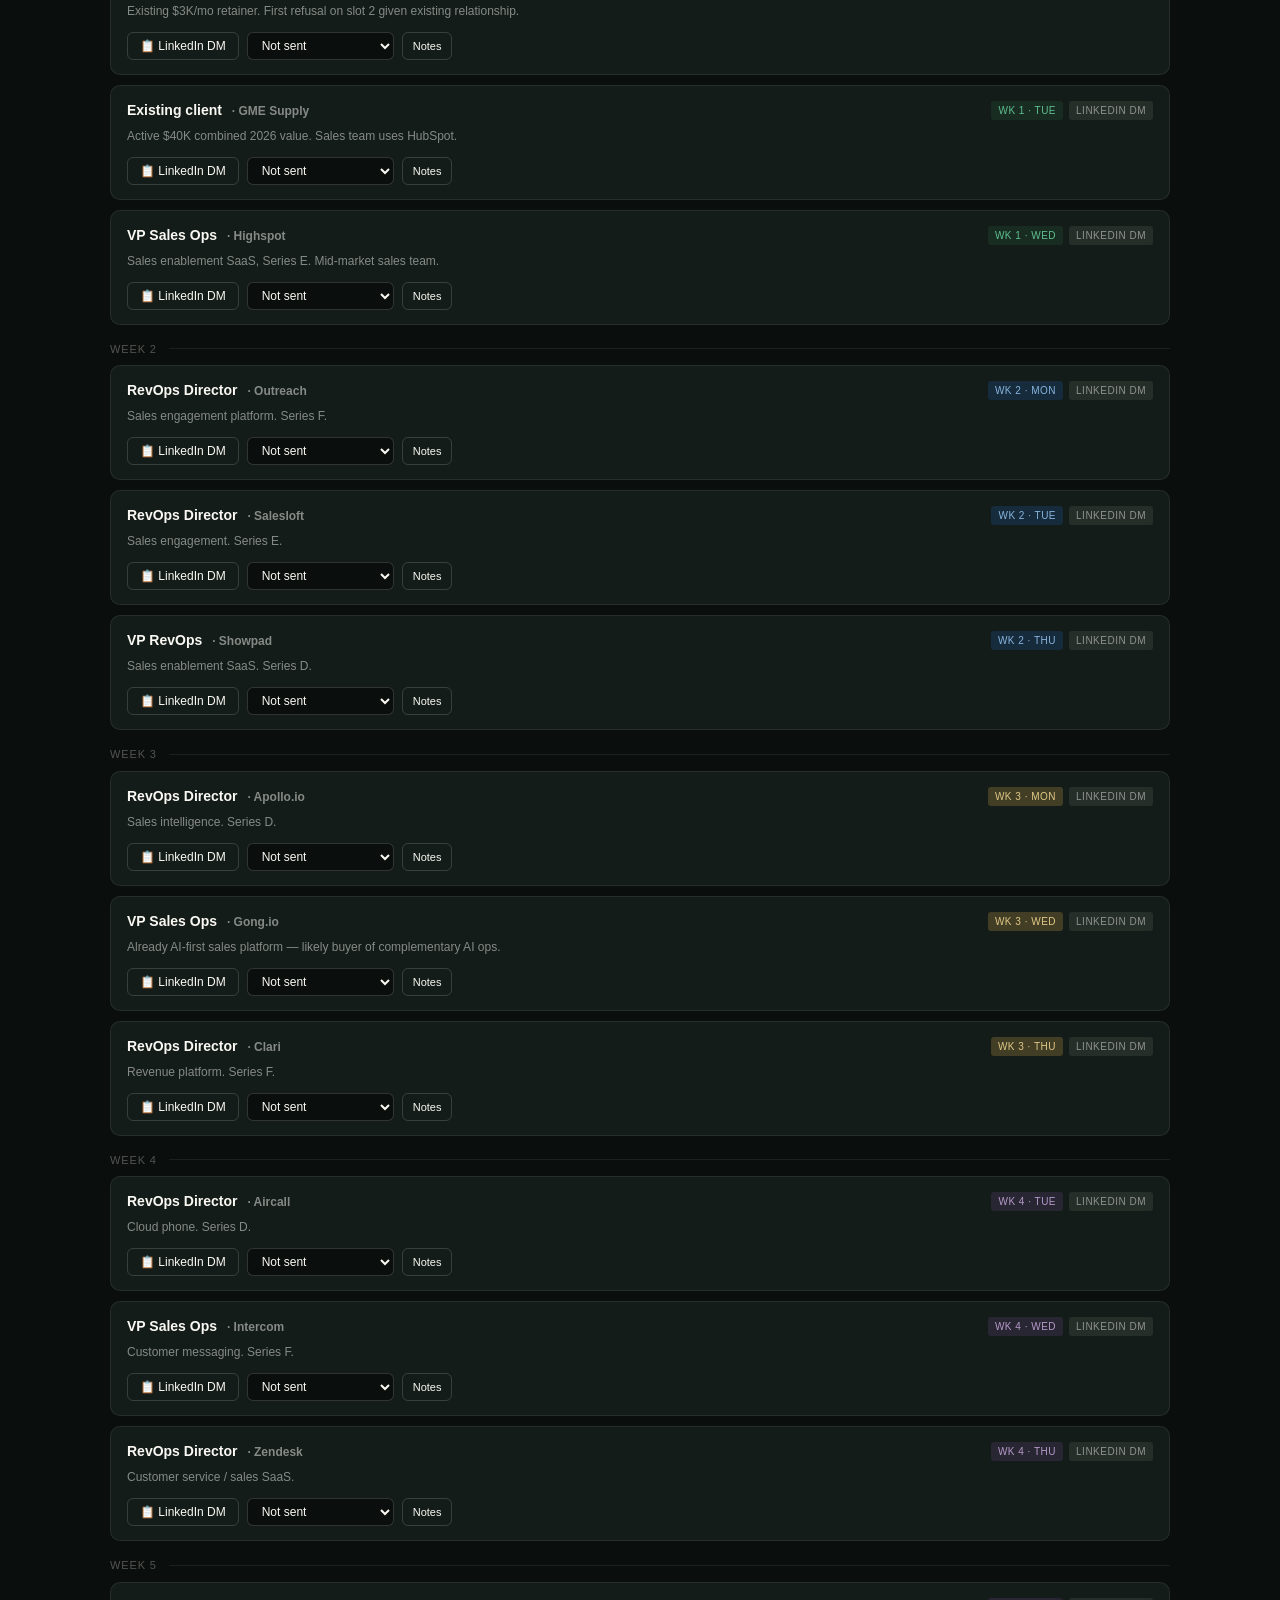
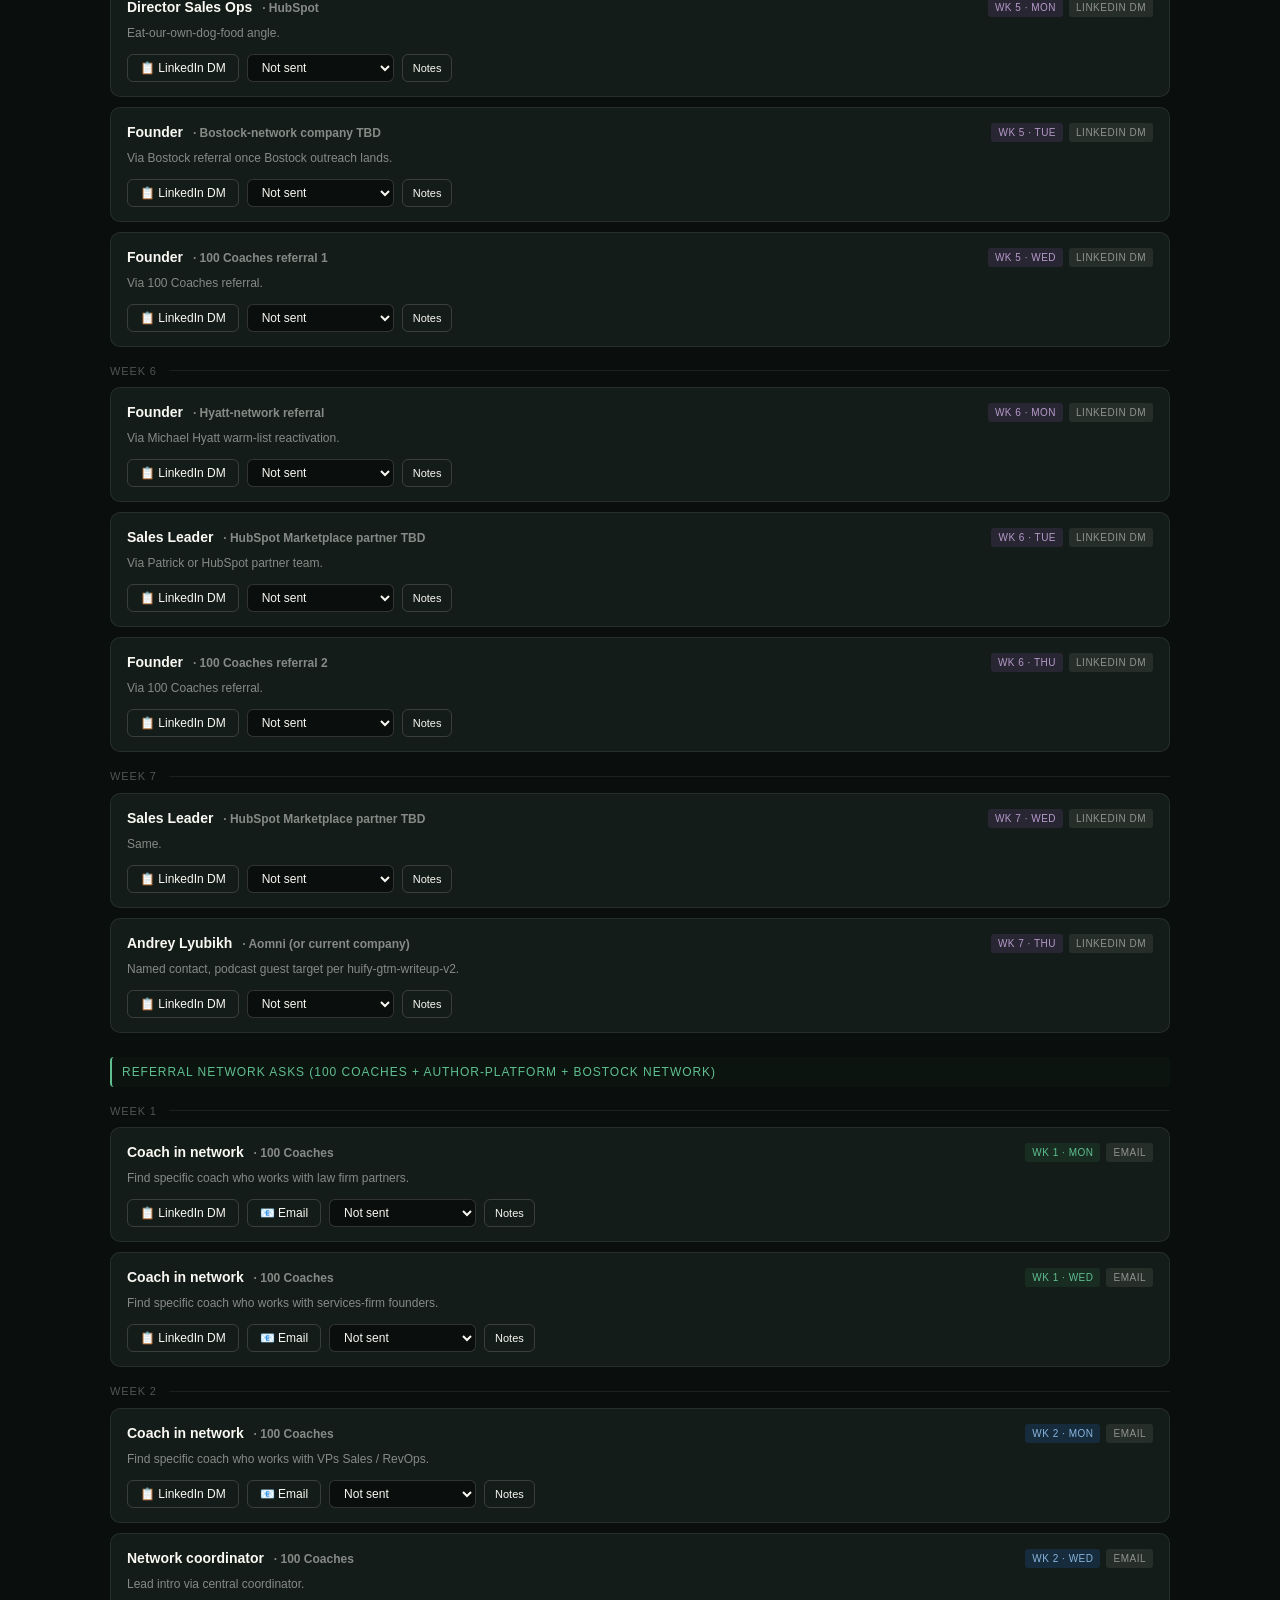
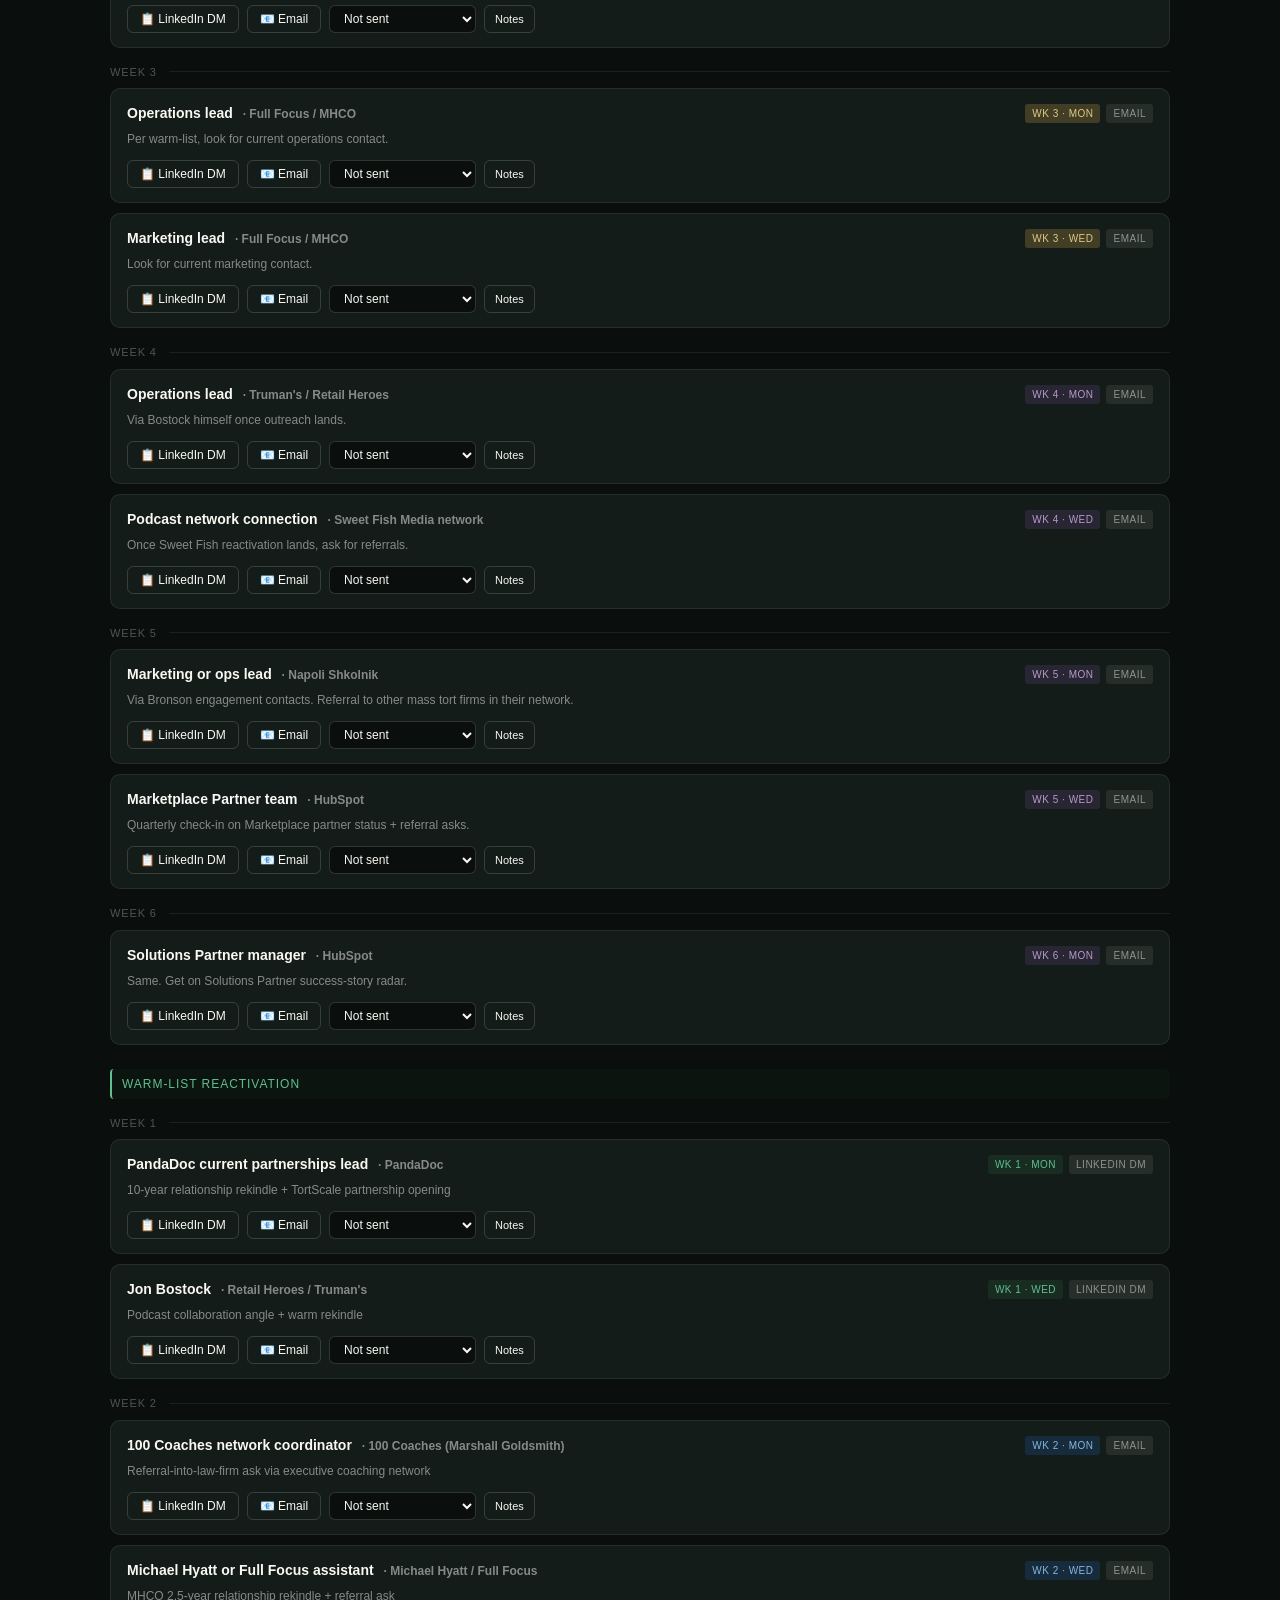
<file: outbound/index.html>
<!DOCTYPE html>
<html lang="en" data-mode="night">
<head>
<meta charset="UTF-8">
<meta name="viewport" content="width=device-width, initial-scale=1.0">
<meta name="theme-color" content="#0A0E0C">
<title>Forge Outbound</title>
<style>
:root {
  --bg: #0A0E0C; --fg: #FAF8F3; --muted: rgba(250, 248, 243, 0.5);
  --dim: rgba(250, 248, 243, 0.3); --border: rgba(250, 248, 243, 0.08);
  --border-hi: rgba(250, 248, 243, 0.16); --accent: #2D5E3E;
  --accent-light: #5fbf8f; --warning: #C9A34A; --danger: #C95E5E;
  --info: #1E4E8C; --card-bg: #131C19;
}
* { box-sizing: border-box; }
body {
  margin: 0; background: var(--bg); color: var(--fg);
  font-family: -apple-system, BlinkMacSystemFont, "Inter", "Segoe UI", sans-serif;
  min-height: 100vh; font-size: 14px; line-height: 1.5;
}
.wrap { max-width: 1100px; margin: 0 auto; padding: 24px 20px 80px; }
header { border-bottom: 1px solid var(--border); padding-bottom: 16px; margin-bottom: 20px; }
h1 { margin: 0 0 4px 0; font-size: 22px; font-weight: 600; }
.subtitle { color: var(--muted); font-size: 13px; }
.controls { display: flex; gap: 10px; align-items: center; flex-wrap: wrap; margin: 14px 0 18px; }
#campaign-select {
  background: var(--card-bg); border: 1px solid var(--border-hi); color: var(--fg);
  padding: 8px 12px; border-radius: 8px; font-size: 13px; font-family: inherit; cursor: pointer;
  flex: 1; min-width: 240px; max-width: 480px;
}
.export-group { display: flex; gap: 6px; margin-left: auto; }
.stats { display: grid; grid-template-columns: repeat(auto-fit, minmax(120px, 1fr)); gap: 10px; margin-bottom: 18px; }
.stat { background: var(--card-bg); border: 1px solid var(--border); border-radius: 8px; padding: 10px 12px; }
.stat-value { font-size: 20px; font-weight: 600; letter-spacing: -0.01em; }
.stat-label { font-size: 10px; color: var(--muted); text-transform: uppercase; letter-spacing: 0.06em; margin-top: 2px; }

#campaign-description {
  background: var(--card-bg); border: 1px solid var(--border); border-left: 3px solid var(--accent-light);
  border-radius: 8px; padding: 14px 16px; margin-bottom: 18px;
}
.campaign-desc-inner strong { font-size: 14px; }
.campaign-meta { display: flex; gap: 16px; flex-wrap: wrap; margin: 6px 0; color: var(--muted); font-size: 12px; }
.campaign-narrative { color: var(--muted); font-size: 12.5px; line-height: 1.5; margin-top: 6px; }

.tabs { display: flex; gap: 4px; border-bottom: 1px solid var(--border); margin-bottom: 10px; }
.tab {
  padding: 8px 14px; background: transparent; border: 0; color: var(--muted);
  font-size: 12px; font-family: inherit; cursor: pointer;
  border-bottom: 2px solid transparent; letter-spacing: 0.04em; text-transform: uppercase;
}
.tab.active { color: var(--fg); border-bottom-color: var(--accent-light); }
.tab:hover { color: var(--fg); }

#sub-vertical-filter { display: flex; gap: 6px; flex-wrap: wrap; margin-bottom: 14px; align-items: center; }
.sub-pill {
  background: transparent; border: 1px solid var(--border); color: var(--muted);
  padding: 3px 9px; border-radius: 99px; font-size: 11px; cursor: pointer; font-family: inherit;
}
.sub-pill.active { background: rgba(45, 94, 62, 0.3); border-color: var(--accent-light); color: var(--fg); }

.campaign-divider {
  font-size: 12px; color: var(--accent-light); text-transform: uppercase;
  letter-spacing: 0.08em; margin: 24px 0 8px; padding: 6px 10px;
  background: rgba(45, 94, 62, 0.08); border-left: 2px solid var(--accent-light); border-radius: 4px;
}
.weekly-divider {
  display: flex; align-items: center; gap: 12px; margin: 16px 0 8px;
  font-size: 11px; color: var(--dim); text-transform: uppercase; letter-spacing: 0.08em;
}
.weekly-divider::after { content: ""; flex: 1; height: 1px; background: var(--border); }

.send-card {
  background: var(--card-bg); border: 1px solid var(--border); border-radius: 10px;
  margin-bottom: 10px; padding: 14px 16px; transition: border-color 0.2s;
}
.send-card:hover { border-color: var(--border-hi); }
.send-card.completed { opacity: 0.55; }
.send-card.replied { border-left: 3px solid var(--accent-light); }
.send-card.no-reply { border-left: 3px solid var(--warning); }
.send-card.closed { border-left: 3px solid var(--info); }
.send-header { display: flex; align-items: center; gap: 12px; flex-wrap: wrap; }
.send-target { font-weight: 600; font-size: 14px; flex: 1; min-width: 200px; }
.send-company { color: var(--muted); font-size: 12px; margin-left: 6px; }
.badges { display: flex; gap: 6px; align-items: center; flex-wrap: wrap; }
.badge {
  font-size: 10px; padding: 2px 7px; border-radius: 3px;
  letter-spacing: 0.05em; text-transform: uppercase;
  background: rgba(250, 248, 243, 0.08); color: var(--muted); white-space: nowrap;
}
.badge.week-1 { background: rgba(45, 94, 62, 0.25); color: var(--accent-light); }
.badge.week-2 { background: rgba(30, 78, 140, 0.3); color: #87B5E0; }
.badge.week-3 { background: rgba(201, 163, 74, 0.25); color: #E0C887; }
.badge.week-4 { background: rgba(94, 62, 115, 0.3); color: #B59AC9; }
.send-hook { color: var(--muted); font-size: 12px; margin-top: 6px; }
.actions { display: flex; gap: 8px; margin-top: 12px; flex-wrap: wrap; }
.btn {
  background: transparent; border: 1px solid var(--border-hi); color: var(--fg);
  padding: 6px 12px; border-radius: 6px; font-size: 12px; cursor: pointer; font-family: inherit;
}
.btn:hover { border-color: var(--accent-light); }
.btn.primary { background: var(--accent); border-color: var(--accent); }
.btn.primary:hover { background: var(--accent-light); border-color: var(--accent-light); color: var(--bg); }
.btn.compact { padding: 4px 10px; font-size: 11px; }
.status-select {
  background: var(--bg); color: var(--fg); border: 1px solid var(--border-hi);
  padding: 5px 10px; border-radius: 6px; font-size: 12px; font-family: inherit; cursor: pointer;
}
.notes { margin-top: 10px; display: none; }
.notes.show { display: block; }
.notes textarea {
  width: 100%; min-height: 60px; background: var(--bg); border: 1px solid var(--border-hi);
  border-radius: 6px; padding: 8px 10px; color: var(--fg); font-family: inherit;
  font-size: 12px; resize: vertical;
}

.copy-modal {
  position: fixed; inset: 0; background: rgba(0,0,0,0.6); backdrop-filter: blur(4px);
  display: flex; align-items: center; justify-content: center; z-index: 999; padding: 24px;
}
.copy-modal[hidden] { display: none; }
.copy-modal-inner {
  background: #131C19; border: 1px solid var(--border-hi); border-radius: 10px;
  max-width: 720px; width: 100%; max-height: 80vh; display: flex; flex-direction: column;
}
.copy-modal-head { padding: 14px 18px; border-bottom: 1px solid var(--border); display: flex; align-items: center; justify-content: space-between; }
.copy-modal-body { padding: 18px; overflow-y: auto; flex: 1; }
.copy-modal-body pre {
  background: var(--bg); padding: 14px; border-radius: 6px;
  font-family: ui-monospace, "SF Mono", monospace; font-size: 12.5px;
  white-space: pre-wrap; margin: 0; line-height: 1.55;
}
.copy-modal-foot { padding: 12px 18px; border-top: 1px solid var(--border); display: flex; gap: 8px; justify-content: flex-end; }

.playbook { background: var(--card-bg); border: 1px solid var(--border); border-radius: 10px; padding: 16px 20px; margin-top: 16px; }
.playbook h3 { margin: 0 0 10px 0; font-size: 12px; text-transform: uppercase; letter-spacing: 0.06em; color: var(--muted); }
.playbook table { width: 100%; border-collapse: collapse; font-size: 12.5px; }
.playbook th, .playbook td { text-align: left; padding: 8px 10px; border-bottom: 1px solid var(--border); }
.playbook th { color: var(--muted); font-weight: 500; }

.muted { color: var(--muted); }
.toast {
  position: fixed; bottom: 24px; left: 50%; transform: translateX(-50%);
  background: var(--accent); color: var(--fg); padding: 10px 18px; border-radius: 8px;
  font-size: 13px; z-index: 1000; pointer-events: none; opacity: 0; transition: opacity 0.2s;
}
.toast.show { opacity: 1; }
.empty { text-align: center; padding: 40px 20px; color: var(--muted); font-size: 13px; }
nav.crumbs { font-size: 11px; color: var(--muted); margin-bottom: 12px; }
nav.crumbs a { color: var(--accent-light); text-decoration: none; }
.kbd { display: inline-block; background: rgba(250, 248, 243, 0.08); border: 1px solid var(--border-hi); padding: 1px 5px; border-radius: 3px; font-family: ui-monospace, monospace; font-size: 10px; margin-right: 2px; }

@media (max-width: 600px) {
  .wrap { padding: 16px 12px 60px; }
  .actions { flex-direction: column; }
  .actions .btn { width: 100%; }
  .export-group { width: 100%; margin-left: 0; justify-content: stretch; }
  .export-group .btn { flex: 1; }
}
</style>
</head>
<body>
<div class="wrap">
<nav class="crumbs"><a href="../">forge-dashboard</a> · outbound</nav>
<header>
  <h1>Outbound Execution</h1>
  <div class="subtitle">6 campaigns, 117 sends across legal vertical, partner channel, productized SaaS, past clients, referral networks. Click any card to copy the message.</div>
</header>

<div class="controls">
  <select id="campaign-select"></select>
  <div class="export-group">
    <button class="btn compact" id="export-btn">Export CSV</button>
    <button class="btn compact" id="export-state-btn">Backup state</button>
    <button class="btn compact" id="import-state-btn">Restore state</button>
  </div>
</div>

<div id="campaign-description"></div>

<div class="stats" id="stats"></div>

<div class="tabs">
  <button class="tab active" data-filter="all">All</button>
  <button class="tab" data-filter="not-sent">Queued</button>
  <button class="tab" data-filter="sent">Sent</button>
  <button class="tab" data-filter="replied">Replied</button>
  <button class="tab" data-filter="closed">Closed</button>
</div>

<div id="sub-vertical-filter"></div>

<div id="sends-list"></div>

<div class="playbook">
  <h3>Reply-handling playbook</h3>
  <table>
    <thead><tr><th>Reply pattern</th><th>What to do</th></tr></thead>
    <tbody>
      <tr><td>Interested, tell me more</td><td>Reply within 24 hrs with calendar link + 1-paragraph proof anchor. Set status to <b>Booked Call</b> after they hold.</td></tr>
      <tr><td>Maybe later</td><td>Acknowledge: "I'll keep your name on a shortlist." Status: <b>Replied Interested</b>.</td></tr>
      <tr><td>Not a fit</td><td>Thank them. Close cleanly. Status: <b>Replied No</b>.</td></tr>
      <tr><td>Silence after 14 days</td><td>ONE polite follow-up. If still silent after another 14 days, move to <b>No Reply 30d</b>.</td></tr>
      <tr><td>Hostile or angry</td><td>Status: <b>Replied No</b>. Move on. Never re-engage.</td></tr>
    </tbody>
  </table>
</div>

<div class="playbook">
  <h3>HubSpot tracking property</h3>
  <pre style="background:var(--bg); padding:10px; border-radius:6px; font-size:12px; margin:0;">Property name:   Forge Outbound Status
Type:            Dropdown
Values:          Not Sent · Sent · Replied Interested · Replied No · No Reply 30d · Booked Call · Closed</pre>
  <p class="muted" style="margin:8px 0 0 0; font-size:12px;">Use the same property across all 6 campaigns. Filter HubSpot views by campaign via tags. This dashboard is the operating view; HubSpot is the system of record.</p>
</div>

<div class="playbook">
  <h3>Volume math (per huify-gtm-writeup-v2)</h3>
  <table>
    <tbody>
      <tr><td>Josh personal high-touch DMs</td><td>25/week sustainable</td></tr>
      <tr><td>Warm-pool contractor bulk sends</td><td>50-100/week sustainable</td></tr>
      <tr><td>HubSpot Partner AE coordination</td><td>2-3/week</td></tr>
      <tr><td>Referral asks</td><td>2-4/week</td></tr>
      <tr><td><b>Total realistic capacity</b></td><td><b>~80-130 sends/week</b></td></tr>
      <tr><td>This campaign book at 100% complete</td><td>117 sends ÷ ~100/week = ~6 weeks at full throttle</td></tr>
    </tbody>
  </table>
</div>

<div class="playbook">
  <h3>Keyboard shortcuts</h3>
  <p class="muted" style="font-size:12.5px; margin: 0;">
    <span class="kbd">Esc</span> close modal &nbsp;·&nbsp; (more shortcuts coming as we iterate)
  </p>
</div>

<div class="copy-modal" id="copy-modal" hidden>
  <div class="copy-modal-inner">
    <div class="copy-modal-head">
      <strong id="copy-modal-title">Copy message</strong>
      <button class="btn compact" id="copy-modal-close">Close</button>
    </div>
    <div class="copy-modal-body"><pre id="copy-modal-content"></pre></div>
    <div class="copy-modal-foot">
      <button class="btn" id="copy-modal-mark-sent">Mark as sent</button>
      <button class="btn primary" id="copy-modal-copy">Copy to clipboard</button>
    </div>
  </div>
</div>

<div class="toast" id="toast"></div>

</div>
<script src="dashboard.js"></script>
</body>
</html>
</file>
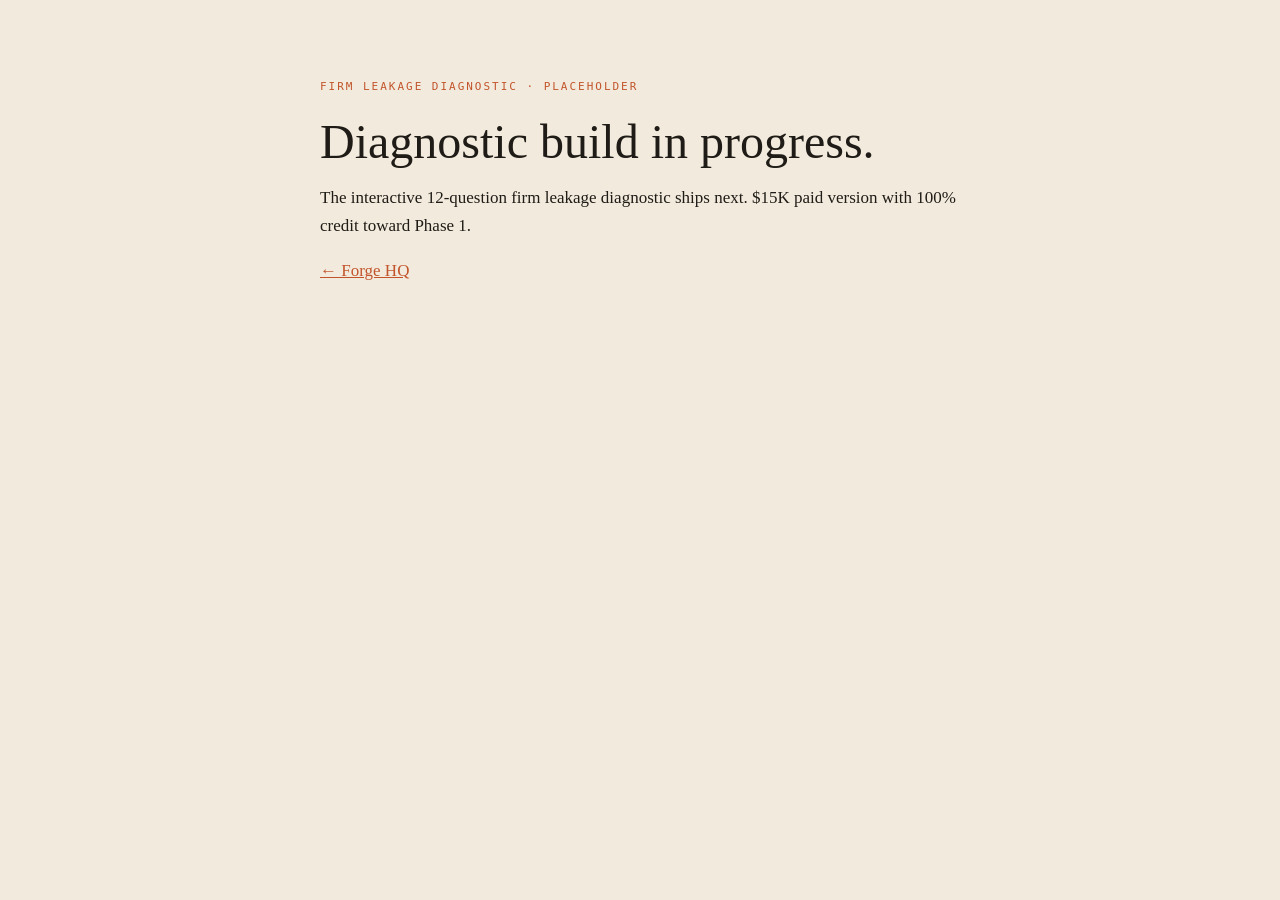
<file: artifacts/diagnostic.html>
<!doctype html>
<html lang="en"><head><meta charset="utf-8">
<title>Diagnostic · Forge HQ</title>
<style>
body{font-family:'Newsreader',Georgia,serif;background:#F2EBDD;color:#1F1B16;padding:80px 40px;max-width:640px;margin:0 auto;}
a{color:#C2542B;}
.eyebrow{font-family:'JetBrains Mono',monospace;font-size:11px;text-transform:uppercase;letter-spacing:0.18em;color:#C2542B;}
h1{font-weight:400;font-size:48px;line-height:1.04;margin:24px 0 16px;}
p{font-size:17px;line-height:1.65;}
</style></head><body>
<div class="eyebrow">Firm Leakage Diagnostic · placeholder</div>
<h1>Diagnostic build in progress.</h1>
<p>The interactive 12-question firm leakage diagnostic ships next. $15K paid version with 100% credit toward Phase 1.</p>
<p><a href="../">← Forge HQ</a></p>
</body></html>
</file>
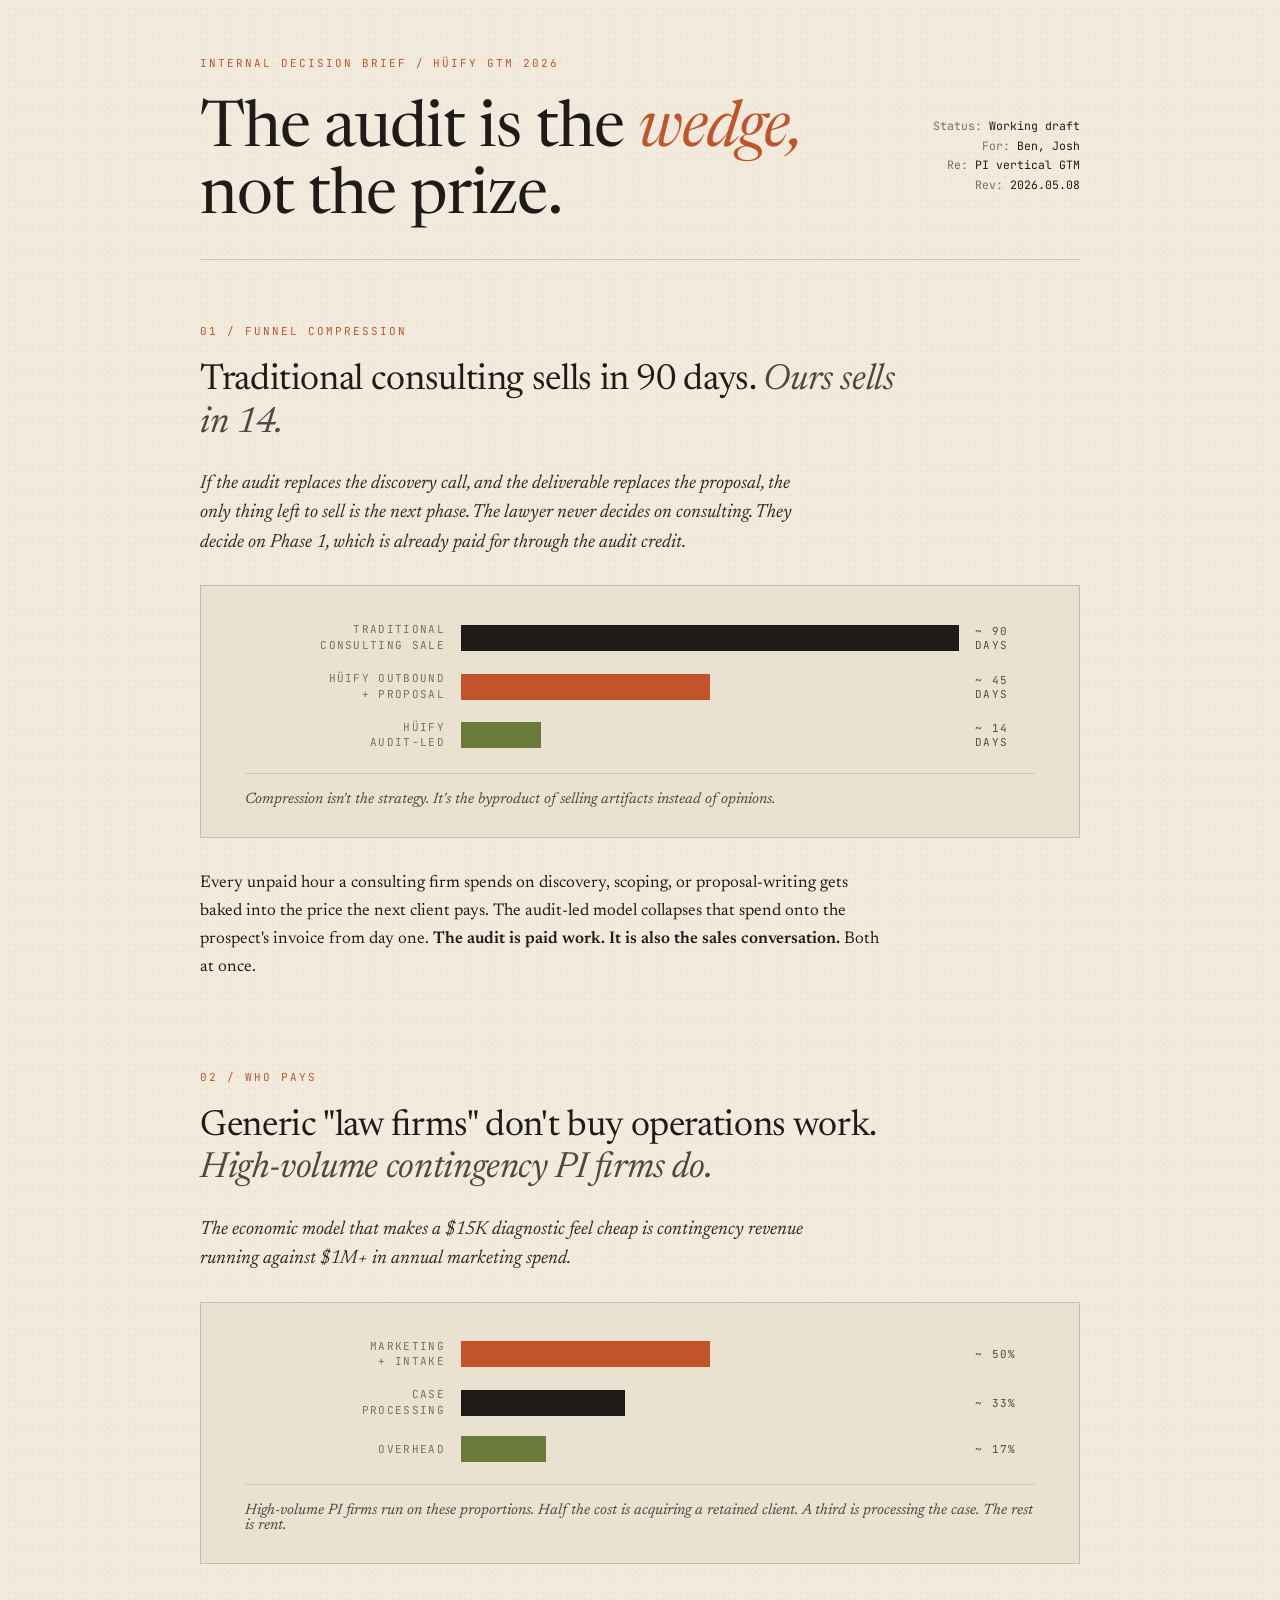
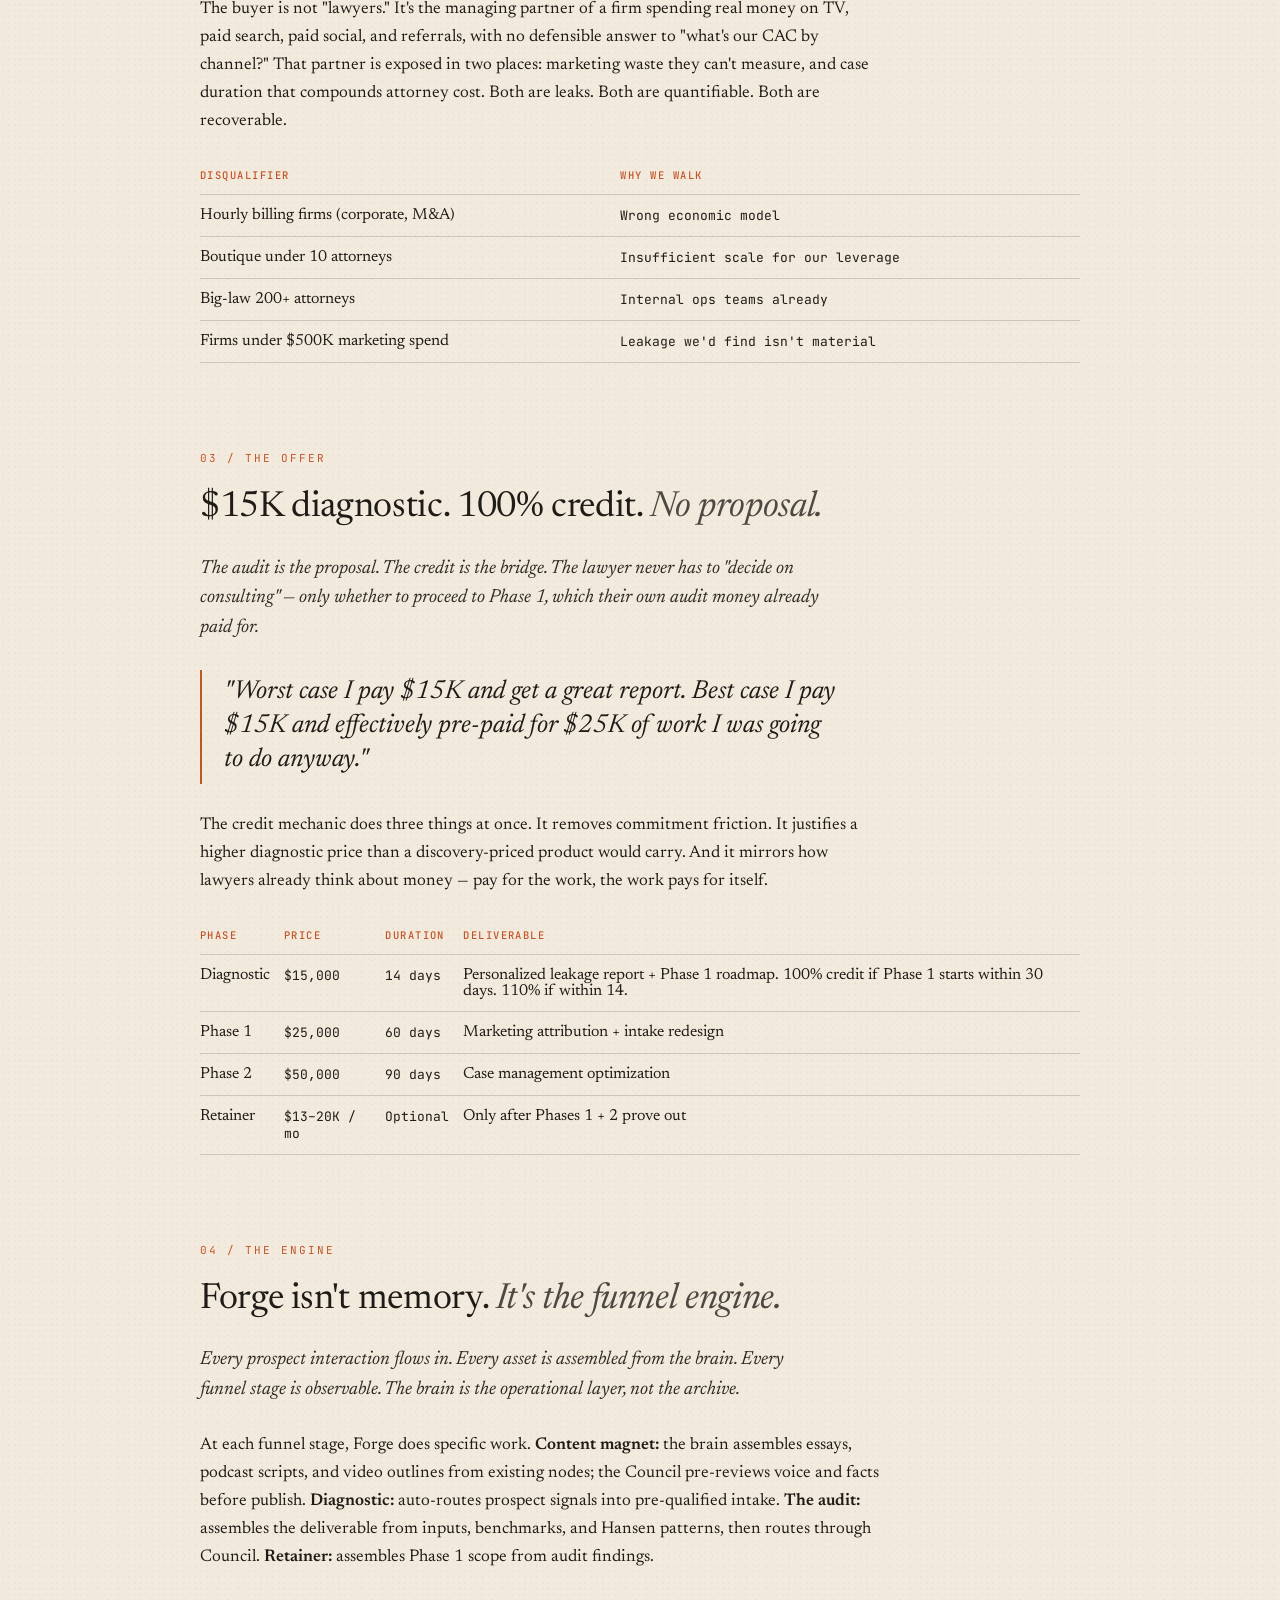
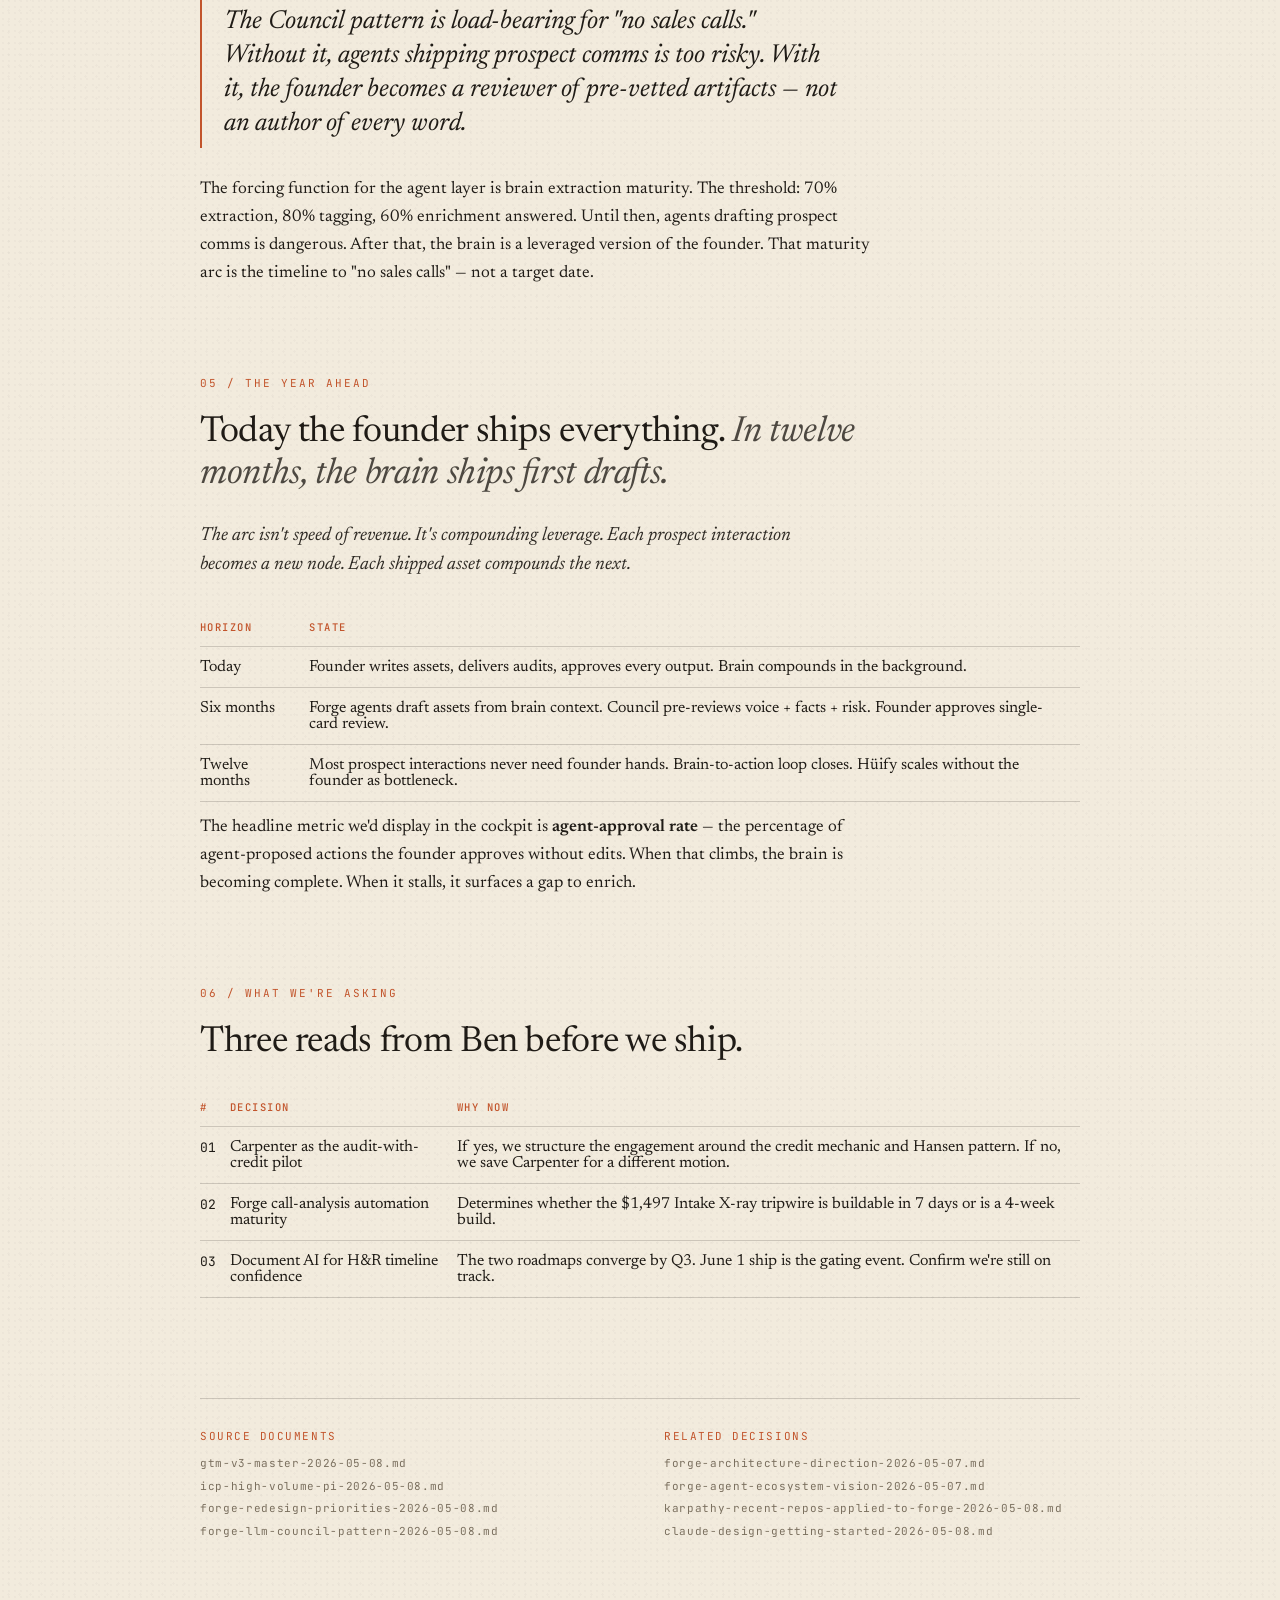
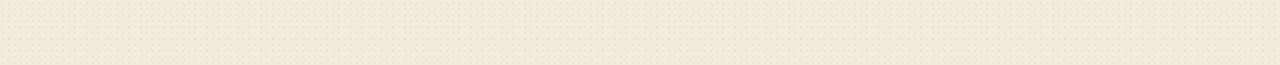
<file: artifacts/gtm-decision-brief.html>
<!doctype html>
<html lang="en">
<head>
<meta charset="utf-8">
<meta name="viewport" content="width=device-width, initial-scale=1">
<title>Hüify GTM — The audit is the wedge</title>
<link rel="preconnect" href="https://fonts.googleapis.com">
<link rel="preconnect" href="https://fonts.gstatic.com" crossorigin>
<link href="https://fonts.googleapis.com/css2?family=Newsreader:ital,opsz,wght@0,6..72,300;0,6..72,400;0,6..72,600;1,6..72,400;1,6..72,500&family=JetBrains+Mono:wght@400;500&display=swap" rel="stylesheet">
<style>
  :root {
    --bg: #F2EBDD;
    --ink: #1F1B16;
    --muted: #7A6F5E;
    --rust: #C2542B;
    --rust-soft: #B85B30;
    --olive: #6B7B3A;
    --rule: rgba(31, 27, 22, 0.18);
    --panel: #EAE2D0;
    --serif: 'Newsreader', 'Charter', 'PT Serif', Georgia, serif;
    --mono: 'JetBrains Mono', ui-monospace, 'SF Mono', Menlo, monospace;
  }
  * { box-sizing: border-box; }
  html, body {
    margin: 0; padding: 0;
    background: var(--bg);
    color: var(--ink);
    font-family: var(--serif);
    font-feature-settings: "kern", "liga", "onum";
    -webkit-font-smoothing: antialiased;
  }
  body {
    padding: 56px 40px 120px;
    background-image:
      radial-gradient(rgba(31,27,22,0.025) 1px, transparent 1.2px),
      radial-gradient(rgba(31,27,22,0.025) 1px, transparent 1.2px);
    background-size: 6px 6px, 11px 11px;
    background-position: 0 0, 3px 4px;
  }
  .page {
    max-width: 880px;
    margin: 0 auto;
    position: relative;
  }
  .eyebrow {
    font-family: var(--mono);
    font-size: 11px;
    letter-spacing: 0.18em;
    text-transform: uppercase;
    color: var(--rust);
    margin-bottom: 28px;
  }
  .header-row {
    display: grid;
    grid-template-columns: 1fr 200px;
    gap: 40px;
    align-items: start;
    margin-bottom: 28px;
  }
  h1.title {
    font-family: var(--serif);
    font-weight: 400;
    font-size: 64px;
    line-height: 1.04;
    letter-spacing: -0.015em;
    margin: 0;
  }
  h1.title em {
    font-style: italic;
    color: var(--rust);
    font-weight: 400;
  }
  .meta {
    font-family: var(--mono);
    font-size: 11.5px;
    line-height: 1.7;
    color: var(--ink);
    text-align: right;
    padding-top: 18px;
  }
  .meta .key { color: var(--muted); }
  hr.rule {
    border: 0;
    border-top: 1px solid var(--rule);
    margin: 24px 0 64px;
  }
  section {
    margin-bottom: 88px;
  }
  .sec-eyebrow {
    font-family: var(--mono);
    font-size: 11px;
    letter-spacing: 0.18em;
    text-transform: uppercase;
    color: var(--rust);
    margin-bottom: 22px;
  }
  h2 {
    font-family: var(--serif);
    font-weight: 400;
    font-size: 36px;
    line-height: 1.18;
    letter-spacing: -0.01em;
    margin: 0 0 24px;
    max-width: 720px;
  }
  h2 em {
    font-style: italic;
    color: var(--ink);
    opacity: 0.78;
  }
  .lede {
    font-family: var(--serif);
    font-style: italic;
    font-size: 19px;
    line-height: 1.55;
    color: var(--ink);
    max-width: 620px;
    margin: 0 0 28px;
    opacity: 0.92;
  }
  p {
    font-size: 17px;
    line-height: 1.65;
    margin: 0 0 18px;
    max-width: 680px;
  }
  p strong { font-weight: 600; }
  .panel {
    background: var(--panel);
    border: 1px solid var(--rule);
    padding: 36px 44px 30px;
    margin: 28px 0 32px;
  }
  .panel-caption {
    font-family: var(--serif);
    font-style: italic;
    font-size: 15px;
    color: var(--ink);
    opacity: 0.78;
    margin-top: 22px;
    padding-top: 18px;
    border-top: 1px solid var(--rule);
  }
  .bars {
    display: grid;
    grid-template-columns: 200px 1fr 60px;
    gap: 18px 16px;
    align-items: center;
    font-family: var(--mono);
    font-size: 11px;
    text-transform: uppercase;
    letter-spacing: 0.12em;
    color: var(--muted);
  }
  .bar-label { text-align: right; line-height: 1.4; }
  .bar-track { height: 26px; position: relative; }
  .bar-fill {
    height: 100%;
    display: block;
  }
  .bar-fill.dark { background: var(--ink); }
  .bar-fill.rust { background: var(--rust); }
  .bar-fill.olive { background: var(--olive); }
  .bar-note { font-size: 11px; color: var(--ink); opacity: 0.75; }
  table.ledger {
    width: 100%;
    border-collapse: collapse;
    margin: 20px 0 12px;
    font-family: var(--serif);
    font-size: 16px;
  }
  table.ledger th, table.ledger td {
    text-align: left;
    padding: 12px 14px 12px 0;
    border-bottom: 1px solid var(--rule);
    vertical-align: top;
  }
  table.ledger th {
    font-family: var(--mono);
    font-size: 10.5px;
    text-transform: uppercase;
    letter-spacing: 0.14em;
    color: var(--rust);
    font-weight: 500;
    padding-bottom: 12px;
  }
  table.ledger td.num {
    font-family: var(--mono);
    font-size: 13px;
    color: var(--ink);
  }
  .pull {
    font-family: var(--serif);
    font-size: 26px;
    line-height: 1.3;
    font-style: italic;
    color: var(--ink);
    border-left: 2px solid var(--rust);
    padding: 6px 0 6px 22px;
    margin: 28px 0;
    max-width: 640px;
  }
  .footer {
    margin-top: 100px;
    padding-top: 28px;
    border-top: 1px solid var(--rule);
    display: grid;
    grid-template-columns: 1fr 1fr;
    gap: 48px;
    font-family: var(--mono);
    font-size: 11px;
    color: var(--muted);
    letter-spacing: 0.06em;
    line-height: 1.7;
  }
  .footer .col-title {
    color: var(--rust);
    text-transform: uppercase;
    letter-spacing: 0.14em;
    margin-bottom: 8px;
  }
  .footer ul { list-style: none; padding: 0; margin: 0; }
  .footer li { margin-bottom: 4px; }
  .small-caps {
    font-family: var(--mono);
    font-size: 10.5px;
    letter-spacing: 0.14em;
    text-transform: uppercase;
    color: var(--rust);
  }
  @media (max-width: 720px) {
    body { padding: 32px 22px 80px; }
    h1.title { font-size: 40px; }
    h2 { font-size: 26px; }
    .lede { font-size: 17px; }
    p { font-size: 16px; }
    .header-row { grid-template-columns: 1fr; }
    .meta { text-align: left; padding-top: 0; }
    .bars { grid-template-columns: 130px 1fr 48px; gap: 12px 10px; }
    .panel { padding: 22px 22px 18px; }
    .footer { grid-template-columns: 1fr; gap: 24px; }
  }
</style>
</head>
<body>
<main class="page">

  <div class="eyebrow">Internal Decision Brief / Hüify GTM 2026</div>

  <div class="header-row">
    <h1 class="title">The audit is the <em>wedge,</em><br>not the prize.</h1>
    <div class="meta">
      <div><span class="key">Status:</span> Working draft</div>
      <div><span class="key">For:</span> Ben, Josh</div>
      <div><span class="key">Re:</span> PI vertical GTM</div>
      <div><span class="key">Rev:</span> 2026.05.08</div>
    </div>
  </div>

  <hr class="rule">

  <section>
    <div class="sec-eyebrow">01 / Funnel Compression</div>
    <h2>Traditional consulting sells in 90 days. <em>Ours sells in 14.</em></h2>
    <p class="lede">If the audit replaces the discovery call, and the deliverable replaces the proposal, the only thing left to sell is the next phase. The lawyer never decides on consulting. They decide on Phase 1, which is already paid for through the audit credit.</p>

    <div class="panel">
      <div class="bars">
        <div class="bar-label">Traditional<br>consulting sale</div>
        <div class="bar-track"><span class="bar-fill dark" style="width: 100%"></span></div>
        <div class="bar-note">~ 90 days</div>

        <div class="bar-label">Hüify outbound<br>+ proposal</div>
        <div class="bar-track"><span class="bar-fill rust" style="width: 50%"></span></div>
        <div class="bar-note">~ 45 days</div>

        <div class="bar-label">Hüify<br>audit-led</div>
        <div class="bar-track"><span class="bar-fill olive" style="width: 16%"></span></div>
        <div class="bar-note">~ 14 days</div>
      </div>
      <div class="panel-caption">Compression isn't the strategy. It's the byproduct of selling artifacts instead of opinions.</div>
    </div>

    <p>Every unpaid hour a consulting firm spends on discovery, scoping, or proposal-writing gets baked into the price the next client pays. The audit-led model collapses that spend onto the prospect's invoice from day one. <strong>The audit is paid work. It is also the sales conversation.</strong> Both at once.</p>
  </section>

  <section>
    <div class="sec-eyebrow">02 / Who Pays</div>
    <h2>Generic "law firms" don't buy operations work. <em>High-volume contingency PI firms do.</em></h2>
    <p class="lede">The economic model that makes a $15K diagnostic feel cheap is contingency revenue running against $1M+ in annual marketing spend.</p>

    <div class="panel">
      <div class="bars">
        <div class="bar-label">Marketing<br>+ intake</div>
        <div class="bar-track"><span class="bar-fill rust" style="width: 50%"></span></div>
        <div class="bar-note">~ 50%</div>

        <div class="bar-label">Case<br>processing</div>
        <div class="bar-track"><span class="bar-fill dark" style="width: 33%"></span></div>
        <div class="bar-note">~ 33%</div>

        <div class="bar-label">Overhead</div>
        <div class="bar-track"><span class="bar-fill olive" style="width: 17%"></span></div>
        <div class="bar-note">~ 17%</div>
      </div>
      <div class="panel-caption">High-volume PI firms run on these proportions. Half the cost is acquiring a retained client. A third is processing the case. The rest is rent.</div>
    </div>

    <p>The buyer is not "lawyers." It's the managing partner of a firm spending real money on TV, paid search, paid social, and referrals, with no defensible answer to "what's our CAC by channel?" That partner is exposed in two places: marketing waste they can't measure, and case duration that compounds attorney cost. Both are leaks. Both are quantifiable. Both are recoverable.</p>

    <table class="ledger">
      <thead>
        <tr><th>Disqualifier</th><th>Why we walk</th></tr>
      </thead>
      <tbody>
        <tr><td>Hourly billing firms (corporate, M&A)</td><td class="num">Wrong economic model</td></tr>
        <tr><td>Boutique under 10 attorneys</td><td class="num">Insufficient scale for our leverage</td></tr>
        <tr><td>Big-law 200+ attorneys</td><td class="num">Internal ops teams already</td></tr>
        <tr><td>Firms under $500K marketing spend</td><td class="num">Leakage we'd find isn't material</td></tr>
      </tbody>
    </table>
  </section>

  <section>
    <div class="sec-eyebrow">03 / The Offer</div>
    <h2>$15K diagnostic. 100% credit. <em>No proposal.</em></h2>
    <p class="lede">The audit is the proposal. The credit is the bridge. The lawyer never has to "decide on consulting" — only whether to proceed to Phase 1, which their own audit money already paid for.</p>

    <div class="pull">"Worst case I pay $15K and get a great report. Best case I pay $15K and effectively pre-paid for $25K of work I was going to do anyway."</div>

    <p>The credit mechanic does three things at once. It removes commitment friction. It justifies a higher diagnostic price than a discovery-priced product would carry. And it mirrors how lawyers already think about money — pay for the work, the work pays for itself.</p>

    <table class="ledger">
      <thead>
        <tr><th>Phase</th><th>Price</th><th>Duration</th><th>Deliverable</th></tr>
      </thead>
      <tbody>
        <tr>
          <td>Diagnostic</td>
          <td class="num">$15,000</td>
          <td class="num">14 days</td>
          <td>Personalized leakage report + Phase 1 roadmap. 100% credit if Phase 1 starts within 30 days. 110% if within 14.</td>
        </tr>
        <tr>
          <td>Phase 1</td>
          <td class="num">$25,000</td>
          <td class="num">60 days</td>
          <td>Marketing attribution + intake redesign</td>
        </tr>
        <tr>
          <td>Phase 2</td>
          <td class="num">$50,000</td>
          <td class="num">90 days</td>
          <td>Case management optimization</td>
        </tr>
        <tr>
          <td>Retainer</td>
          <td class="num">$13–20K / mo</td>
          <td class="num">Optional</td>
          <td>Only after Phases 1 + 2 prove out</td>
        </tr>
      </tbody>
    </table>
  </section>

  <section>
    <div class="sec-eyebrow">04 / The Engine</div>
    <h2>Forge isn't memory. <em>It's the funnel engine.</em></h2>
    <p class="lede">Every prospect interaction flows in. Every asset is assembled from the brain. Every funnel stage is observable. The brain is the operational layer, not the archive.</p>

    <p>At each funnel stage, Forge does specific work. <strong>Content magnet:</strong> the brain assembles essays, podcast scripts, and video outlines from existing nodes; the Council pre-reviews voice and facts before publish. <strong>Diagnostic:</strong> auto-routes prospect signals into pre-qualified intake. <strong>The audit:</strong> assembles the deliverable from inputs, benchmarks, and Hansen patterns, then routes through Council. <strong>Retainer:</strong> assembles Phase 1 scope from audit findings.</p>

    <div class="pull">The Council pattern is load-bearing for "no sales calls." Without it, agents shipping prospect comms is too risky. With it, the founder becomes a reviewer of pre-vetted artifacts — not an author of every word.</div>

    <p>The forcing function for the agent layer is brain extraction maturity. The threshold: 70% extraction, 80% tagging, 60% enrichment answered. Until then, agents drafting prospect comms is dangerous. After that, the brain is a leveraged version of the founder. That maturity arc is the timeline to "no sales calls" — not a target date.</p>
  </section>

  <section>
    <div class="sec-eyebrow">05 / The Year Ahead</div>
    <h2>Today the founder ships everything. <em>In twelve months, the brain ships first drafts.</em></h2>
    <p class="lede">The arc isn't speed of revenue. It's compounding leverage. Each prospect interaction becomes a new node. Each shipped asset compounds the next.</p>

    <table class="ledger">
      <thead>
        <tr><th>Horizon</th><th>State</th></tr>
      </thead>
      <tbody>
        <tr><td>Today</td><td>Founder writes assets, delivers audits, approves every output. Brain compounds in the background.</td></tr>
        <tr><td>Six months</td><td>Forge agents draft assets from brain context. Council pre-reviews voice + facts + risk. Founder approves single-card review.</td></tr>
        <tr><td>Twelve months</td><td>Most prospect interactions never need founder hands. Brain-to-action loop closes. Hüify scales without the founder as bottleneck.</td></tr>
      </tbody>
    </table>

    <p>The headline metric we'd display in the cockpit is <strong>agent-approval rate</strong> — the percentage of agent-proposed actions the founder approves without edits. When that climbs, the brain is becoming complete. When it stalls, it surfaces a gap to enrich.</p>
  </section>

  <section>
    <div class="sec-eyebrow">06 / What We're Asking</div>
    <h2>Three reads from Ben before we ship.</h2>

    <table class="ledger">
      <thead>
        <tr><th>#</th><th>Decision</th><th>Why now</th></tr>
      </thead>
      <tbody>
        <tr>
          <td class="num">01</td>
          <td>Carpenter as the audit-with-credit pilot</td>
          <td>If yes, we structure the engagement around the credit mechanic and Hansen pattern. If no, we save Carpenter for a different motion.</td>
        </tr>
        <tr>
          <td class="num">02</td>
          <td>Forge call-analysis automation maturity</td>
          <td>Determines whether the $1,497 Intake X-ray tripwire is buildable in 7 days or is a 4-week build.</td>
        </tr>
        <tr>
          <td class="num">03</td>
          <td>Document AI for H&R timeline confidence</td>
          <td>The two roadmaps converge by Q3. June 1 ship is the gating event. Confirm we're still on track.</td>
        </tr>
      </tbody>
    </table>
  </section>

  <div class="footer">
    <div>
      <div class="col-title">Source documents</div>
      <ul>
        <li>gtm-v3-master-2026-05-08.md</li>
        <li>icp-high-volume-pi-2026-05-08.md</li>
        <li>forge-redesign-priorities-2026-05-08.md</li>
        <li>forge-llm-council-pattern-2026-05-08.md</li>
      </ul>
    </div>
    <div>
      <div class="col-title">Related decisions</div>
      <ul>
        <li>forge-architecture-direction-2026-05-07.md</li>
        <li>forge-agent-ecosystem-vision-2026-05-07.md</li>
        <li>karpathy-recent-repos-applied-to-forge-2026-05-08.md</li>
        <li>claude-design-getting-started-2026-05-08.md</li>
      </ul>
    </div>
  </div>

</main>
</body>
</html>
</file>
<file: styles.css>
/* FORGE HQ — editorial magazine aesthetic */
@import url('https://fonts.googleapis.com/css2?family=JetBrains+Mono:wght@400;500;600&family=Newsreader:ital,wght@0,400;0,500;0,600;1,400;1,500&display=swap');

:root {
  --bg: #F2EBDD;
  --bg-warm: #ECE2CE;
  --ink: #1F1B16;
  --ink-muted: #5C544A;
  --ink-faint: #8A8275;
  --rust: #C2542B;
  --rust-dim: #A0451F;
  --olive: #6B7B3A;
  --rule: rgba(31, 27, 22, 0.18);
  --rule-soft: rgba(31, 27, 22, 0.10);
  --paper-dot: rgba(31, 27, 22, 0.045);
  --serif: 'Newsreader', Georgia, 'Iowan Old Style', 'Hoefler Text', serif;
  --mono: 'JetBrains Mono', 'SF Mono', Menlo, Consolas, monospace;
}

* { box-sizing: border-box; margin: 0; padding: 0; }

html { -webkit-font-smoothing: antialiased; -moz-osx-font-smoothing: grayscale; }

body {
  background: var(--bg);
  color: var(--ink);
  font-family: var(--serif);
  font-size: 17px;
  line-height: 1.55;
  font-feature-settings: "kern", "liga", "onum";
  background-image: radial-gradient(var(--paper-dot) 1px, transparent 1px);
  background-size: 4px 4px;
  min-height: 100vh;
}

a {
  color: var(--ink);
  text-decoration: none;
  border-bottom: 1px solid var(--rule);
  transition: color 80ms ease, border-color 80ms ease;
}
a:hover { color: var(--rust); border-bottom-color: var(--rust); }

.smallcaps,
.mono {
  font-family: var(--mono);
  text-transform: uppercase;
  letter-spacing: 0.12em;
  font-size: 11px;
  font-weight: 500;
}

.wrap {
  max-width: 1180px;
  margin: 0 auto;
  padding: 28px 40px 80px;
}
@media (max-width: 720px) { .wrap { padding: 20px 22px 60px; } }

/* Masthead */
header.masthead {
  display: flex;
  justify-content: space-between;
  align-items: baseline;
  flex-wrap: wrap;
  gap: 16px;
  border-bottom: 1px solid var(--ink);
  padding-bottom: 14px;
  margin-bottom: 36px;
}
.wordmark {
  font-family: var(--mono);
  text-transform: uppercase;
  letter-spacing: 0.18em;
  font-size: 13px;
  font-weight: 600;
  border-bottom: none;
}
.wordmark a { border-bottom: none; }
.wordmark .tag {
  color: var(--ink-muted);
  margin-left: 14px;
  padding-left: 14px;
  border-left: 1px solid var(--rule);
  font-weight: 400;
  letter-spacing: 0.1em;
}
nav.toplinks a {
  font-family: var(--mono);
  font-size: 11px;
  text-transform: uppercase;
  letter-spacing: 0.1em;
  margin-left: 22px;
  border-bottom: none;
  color: var(--ink-muted);
}
nav.toplinks a:first-child { margin-left: 0; }
nav.toplinks a:hover { color: var(--rust); }
nav.toplinks a.active { color: var(--ink); }

/* Lede */
.lede-block { margin-bottom: 32px; }
h1.lede {
  font-family: var(--serif);
  font-weight: 400;
  font-size: 64px;
  line-height: 1.02;
  letter-spacing: -0.018em;
  margin-bottom: 14px;
}
h1.lede .em {
  font-style: italic;
  color: var(--rust);
}
@media (max-width: 720px) { h1.lede { font-size: 44px; } }

.deck {
  font-family: var(--serif);
  font-style: italic;
  font-size: 21px;
  line-height: 1.4;
  color: var(--ink-muted);
  max-width: 680px;
  margin-bottom: 32px;
}

/* Status bar */
.statbar {
  display: flex;
  flex-wrap: wrap;
  gap: 36px;
  font-family: var(--mono);
  font-size: 11px;
  text-transform: uppercase;
  letter-spacing: 0.1em;
  color: var(--ink-muted);
  border-top: 1px solid var(--rule);
  border-bottom: 1px solid var(--rule);
  padding: 14px 0;
  margin-bottom: 60px;
}
.statbar .stat { display: flex; align-items: baseline; gap: 8px; }
.statbar .num { color: var(--ink); font-weight: 600; }
.statbar .ok { color: var(--olive); }
.statbar .ru { color: var(--rust); }

/* Card grid */
.cardgrid {
  display: grid;
  grid-template-columns: repeat(4, 1fr);
  gap: 0;
  border: 1px solid var(--ink);
  margin-bottom: 72px;
  background: var(--ink);
}
.cardgrid a {
  background: var(--bg);
  padding: 30px 26px 28px;
  border-bottom: none;
  display: flex;
  flex-direction: column;
  justify-content: space-between;
  min-height: 156px;
  position: relative;
  transition: background 100ms ease;
}
.cardgrid a:not(:nth-child(4n)) { border-right: 1px solid var(--ink); }
.cardgrid a:nth-child(-n+4) { border-bottom: 1px solid var(--ink); }
.cardgrid a:hover { background: var(--bg-warm); }
.cardgrid a:hover .name { color: var(--rust); }
.cardgrid .label {
  font-family: var(--mono);
  font-size: 10px;
  text-transform: uppercase;
  letter-spacing: 0.16em;
  color: var(--ink-faint);
  margin-bottom: 12px;
}
.cardgrid .name {
  font-family: var(--serif);
  font-size: 30px;
  font-weight: 400;
  line-height: 1.0;
  letter-spacing: -0.012em;
  margin-bottom: 8px;
  transition: color 80ms ease;
}
.cardgrid .desc {
  font-family: var(--serif);
  font-style: italic;
  font-size: 13.5px;
  line-height: 1.35;
  color: var(--ink-muted);
}
.cardgrid .gated::after {
  content: '\00B7  GATED';
  font-family: var(--mono);
  font-size: 9px;
  letter-spacing: 0.18em;
  color: var(--rust);
  margin-left: 6px;
}
@media (max-width: 980px) {
  .cardgrid { grid-template-columns: repeat(2, 1fr); }
  .cardgrid a:not(:nth-child(4n)) { border-right: none; }
  .cardgrid a:nth-child(odd) { border-right: 1px solid var(--ink); }
  .cardgrid a:nth-child(-n+4) { border-bottom: 1px solid var(--ink); }
  .cardgrid a:nth-last-child(-n+2) { border-bottom: none; }
}
@media (max-width: 560px) {
  .cardgrid { grid-template-columns: 1fr; }
  .cardgrid a { border-right: none !important; border-bottom: 1px solid var(--ink) !important; }
  .cardgrid a:last-child { border-bottom: none !important; }
}

/* Section split */
section.split {
  display: grid;
  grid-template-columns: 1fr 1fr;
  gap: 64px;
  margin-bottom: 64px;
}
@media (max-width: 880px) {
  section.split { grid-template-columns: 1fr; gap: 40px; }
}

h2.section {
  font-family: var(--mono);
  font-weight: 600;
  font-size: 11px;
  text-transform: uppercase;
  letter-spacing: 0.16em;
  color: var(--ink);
  border-bottom: 1px solid var(--ink);
  padding-bottom: 10px;
  margin-bottom: 20px;
  display: flex;
  justify-content: space-between;
  align-items: baseline;
}
h2.section .meta {
  font-weight: 400;
  letter-spacing: 0.1em;
  color: var(--ink-muted);
}

/* Bars */
.bars { font-family: var(--mono); }
.bars .row {
  display: flex;
  align-items: center;
  gap: 14px;
  padding: 12px 0;
  border-bottom: 1px dotted var(--rule);
}
.bars .row:last-child { border-bottom: none; }
.bars .src {
  width: 130px;
  font-size: 10.5px;
  text-transform: uppercase;
  letter-spacing: 0.1em;
}
.bars .bar {
  flex: 1;
  height: 6px;
  background: rgba(31,27,22,0.07);
  position: relative;
}
.bars .bar span {
  position: absolute;
  left: 0; top: 0; bottom: 0;
  background: var(--ink);
}
.bars .bar.rust span { background: var(--rust); }
.bars .bar.olive span { background: var(--olive); }
.bars .bar.muted span { background: var(--ink-faint); }
.bars .n {
  width: 70px;
  text-align: right;
  font-size: 11px;
  color: var(--ink);
}
.bars .total {
  font-size: 10.5px;
  text-transform: uppercase;
  letter-spacing: 0.12em;
  color: var(--ink-muted);
  padding-top: 14px;
  margin-top: 4px;
  border-top: 1px solid var(--ink);
  display: flex;
  justify-content: space-between;
}
.bars .total .n { color: var(--ink); font-weight: 600; }

/* Entry lists */
ul.entries { list-style: none; }
ul.entries li {
  border-bottom: 1px dotted var(--rule);
  padding: 14px 0;
  display: flex;
  gap: 18px;
  align-items: baseline;
}
ul.entries li:last-child { border-bottom: none; }
ul.entries .date {
  font-family: var(--mono);
  font-size: 10px;
  text-transform: uppercase;
  letter-spacing: 0.1em;
  color: var(--ink-muted);
  min-width: 96px;
  flex-shrink: 0;
}
ul.entries .title {
  font-family: var(--serif);
  font-size: 17px;
  line-height: 1.3;
}
ul.entries .title a { border-bottom: none; }
ul.entries .title a:hover { color: var(--rust); }
ul.entries .ctx {
  font-family: var(--serif);
  font-style: italic;
  font-size: 14px;
  color: var(--ink-muted);
  margin-top: 2px;
}

/* Threads */
.threads { display: grid; grid-template-columns: repeat(auto-fit, minmax(220px, 1fr)); gap: 1px; background: var(--rule); border: 1px solid var(--rule); margin-bottom: 64px; }
.threads a {
  background: var(--bg);
  padding: 18px 20px;
  border-bottom: none;
  display: block;
}
.threads a:hover { background: var(--bg-warm); }
.threads .label {
  font-family: var(--mono);
  font-size: 9.5px;
  text-transform: uppercase;
  letter-spacing: 0.14em;
  color: var(--ink-faint);
  margin-bottom: 6px;
}
.threads .name { font-family: var(--serif); font-size: 19px; line-height: 1.15; }
.threads .meta { font-family: var(--mono); font-size: 10px; color: var(--ink-muted); margin-top: 6px; letter-spacing: 0.08em; }

/* Footer */
footer.foot {
  border-top: 1px solid var(--ink);
  padding-top: 18px;
  margin-top: 72px;
  font-family: var(--mono);
  font-size: 10px;
  text-transform: uppercase;
  letter-spacing: 0.12em;
  color: var(--ink-muted);
  display: flex;
  justify-content: space-between;
  flex-wrap: wrap;
  gap: 18px;
}
footer.foot a { color: var(--ink-muted); border-bottom: none; }
footer.foot a:hover { color: var(--rust); }
footer.foot .gate { color: var(--rust); }

/* Page-specific helpers */
.subhead {
  font-family: var(--serif);
  font-size: 32px;
  font-weight: 400;
  letter-spacing: -0.01em;
  margin-bottom: 8px;
}
.kicker {
  font-family: var(--mono);
  font-size: 10px;
  text-transform: uppercase;
  letter-spacing: 0.16em;
  color: var(--rust);
  margin-bottom: 6px;
}

/* Markdown prose */
.prose { max-width: 740px; margin: 0 auto; font-size: 17px; line-height: 1.62; }
.prose > *:first-child { margin-top: 0; }
.prose h1 { font-family: var(--serif); font-weight: 400; font-size: 42px; letter-spacing: -0.012em; margin: 36px 0 16px; line-height: 1.08; }
.prose h2 { font-family: var(--serif); font-weight: 500; font-size: 26px; margin: 32px 0 10px; letter-spacing: -0.005em; }
.prose h3 { font-family: var(--mono); font-weight: 600; font-size: 11px; text-transform: uppercase; letter-spacing: 0.16em; margin: 28px 0 8px; color: var(--ink); }
.prose p { margin: 0 0 16px; }
.prose ul, .prose ol { margin: 0 0 16px 22px; }
.prose li { margin: 6px 0; }
.prose code { font-family: var(--mono); font-size: 14px; background: rgba(31,27,22,0.06); padding: 2px 6px; border-radius: 2px; }
.prose pre { font-family: var(--mono); font-size: 12.5px; line-height: 1.45; background: rgba(31,27,22,0.05); border-left: 2px solid var(--ink-muted); padding: 14px 16px; overflow-x: auto; margin: 0 0 18px; }
.prose pre code { background: transparent; padding: 0; }
.prose blockquote { border-left: 2px solid var(--rust); padding-left: 18px; color: var(--ink-muted); font-style: italic; margin: 0 0 16px; }
.prose hr { border: none; border-top: 1px solid var(--rule); margin: 32px 0; }
.prose table { border-collapse: collapse; width: 100%; margin: 0 0 18px; font-size: 14px; }
.prose th, .prose td { border-bottom: 1px solid var(--rule); padding: 10px 12px; text-align: left; vertical-align: top; }
.prose th { font-family: var(--mono); font-size: 10px; text-transform: uppercase; letter-spacing: 0.12em; }
.prose a { color: var(--ink); border-bottom: 1px solid var(--rust); }
.prose a:hover { color: var(--rust); }
.prose .frontmatter {
  font-family: var(--mono);
  font-size: 10.5px;
  text-transform: uppercase;
  letter-spacing: 0.1em;
  color: var(--ink-muted);
  border-top: 1px solid var(--rule);
  border-bottom: 1px solid var(--rule);
  padding: 12px 0;
  margin: 0 0 28px;
  display: flex;
  flex-wrap: wrap;
  gap: 22px;
}
.prose .frontmatter .k { color: var(--ink-faint); }
.prose .frontmatter .v { color: var(--ink); }

/* Doc browser tree */
.tree { font-family: var(--mono); font-size: 12.5px; line-height: 1.7; }
.tree details { margin: 4px 0; }
.tree summary {
  cursor: pointer;
  text-transform: uppercase;
  letter-spacing: 0.1em;
  font-size: 10px;
  font-weight: 600;
  color: var(--ink);
  padding: 4px 0;
  list-style: none;
}
.tree summary::-webkit-details-marker { display: none; }
.tree summary::before { content: '+ '; color: var(--rust); }
.tree details[open] > summary::before { content: '- '; }
.tree ul { list-style: none; margin-left: 14px; padding-left: 8px; border-left: 1px dotted var(--rule); }
.tree li { padding: 2px 0; }
.tree li a { font-size: 13px; border-bottom: none; color: var(--ink); }
.tree li a:hover { color: var(--rust); }
.tree li .meta { font-size: 9.5px; color: var(--ink-faint); margin-left: 6px; letter-spacing: 0.1em; }

/* Two-column doc browser */
.docview {
  display: grid;
  grid-template-columns: 280px 1fr;
  gap: 48px;
}
@media (max-width: 880px) {
  .docview { grid-template-columns: 1fr; gap: 24px; }
  .docview aside { border-bottom: 1px solid var(--rule); padding-bottom: 24px; }
}
.docview aside { position: sticky; top: 24px; align-self: start; max-height: calc(100vh - 48px); overflow-y: auto; }

/* Status cards */
.status-grid {
  display: grid;
  grid-template-columns: repeat(auto-fit, minmax(200px, 1fr));
  gap: 0;
  border: 1px solid var(--ink);
  margin-bottom: 48px;
  background: var(--ink);
}
.status-grid .card {
  background: var(--bg);
  padding: 22px 22px 20px;
  border-right: 1px solid var(--ink);
}
.status-grid .card:last-child { border-right: none; }
.status-grid .card .label { font-family: var(--mono); font-size: 10px; text-transform: uppercase; letter-spacing: 0.14em; color: var(--ink-faint); margin-bottom: 10px; }
.status-grid .card .num { font-family: var(--serif); font-size: 38px; font-weight: 400; letter-spacing: -0.01em; line-height: 1; }
.status-grid .card .sub { font-family: var(--mono); font-size: 10px; text-transform: uppercase; letter-spacing: 0.1em; color: var(--ink-muted); margin-top: 6px; }

/* Gallery (artifacts/gtm) */
.gallery {
  display: grid;
  grid-template-columns: repeat(auto-fit, minmax(280px, 1fr));
  gap: 24px;
}
.gallery .item {
  border: 1px solid var(--rule);
  padding: 22px 22px 20px;
  display: block;
  border-bottom: 1px solid var(--rule);
  transition: border-color 100ms ease, background 100ms ease;
}
.gallery .item:hover { border-color: var(--rust); background: var(--bg-warm); }
.gallery .item .kicker { color: var(--rust); margin-bottom: 8px; }
.gallery .item .title { font-family: var(--serif); font-size: 24px; font-weight: 400; margin-bottom: 8px; line-height: 1.1; }
.gallery .item .desc { font-family: var(--serif); font-size: 14px; color: var(--ink-muted); font-style: italic; line-height: 1.4; }
.gallery .item .meta { font-family: var(--mono); font-size: 9.5px; text-transform: uppercase; letter-spacing: 0.12em; color: var(--ink-faint); margin-top: 12px; }

/* Drop cap for first paragraph */
.dropcap p:first-of-type::first-letter {
  font-family: var(--serif);
  font-size: 64px;
  font-weight: 400;
  line-height: 0.9;
  float: left;
  padding: 6px 10px 0 0;
  color: var(--rust);
}

/* Loading state */
.loading {
  font-family: var(--mono);
  font-size: 11px;
  text-transform: uppercase;
  letter-spacing: 0.14em;
  color: var(--ink-faint);
  padding: 40px 0;
  text-align: center;
}

/* Notice box */
.notice {
  border-left: 2px solid var(--rust);
  padding: 14px 18px;
  background: rgba(194, 84, 43, 0.05);
  font-family: var(--serif);
  font-size: 14.5px;
  font-style: italic;
  color: var(--ink-muted);
  margin: 0 0 28px;
}
.notice strong { font-style: normal; font-weight: 500; color: var(--ink); }
</file>
